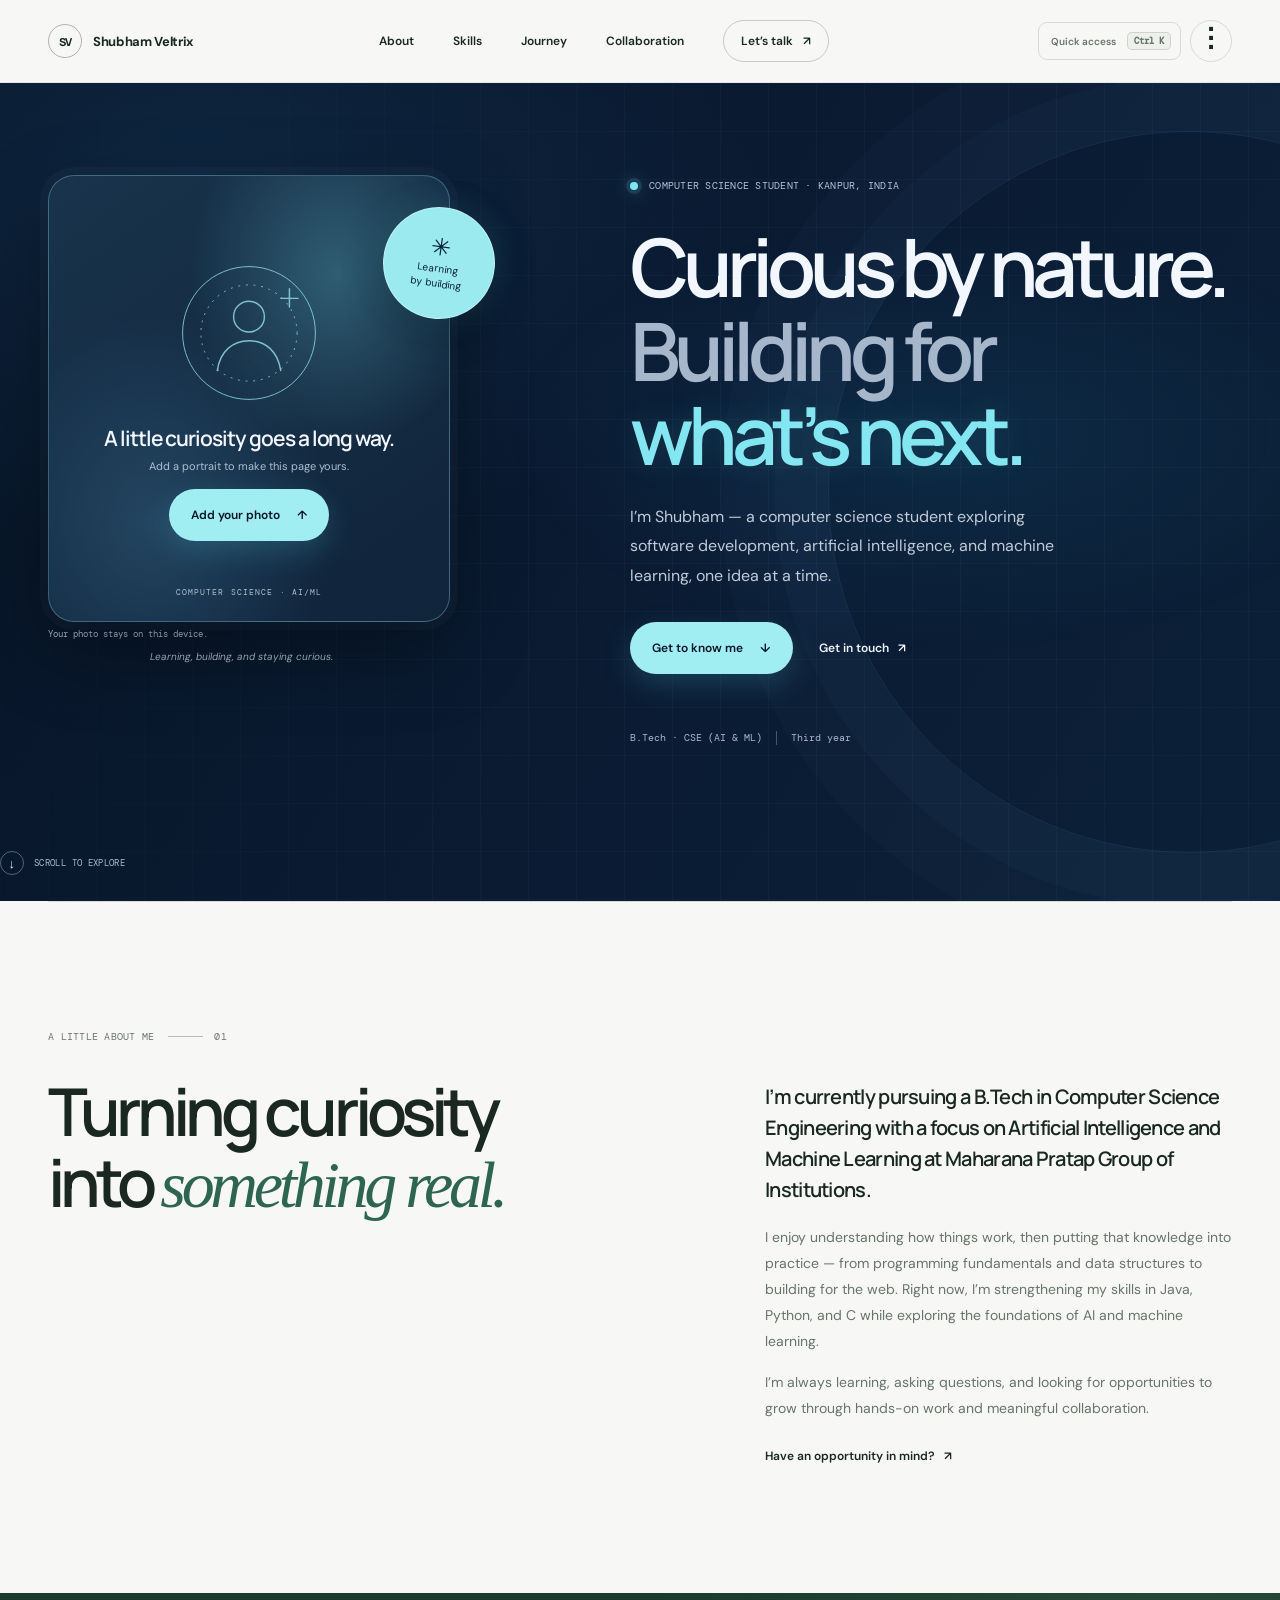
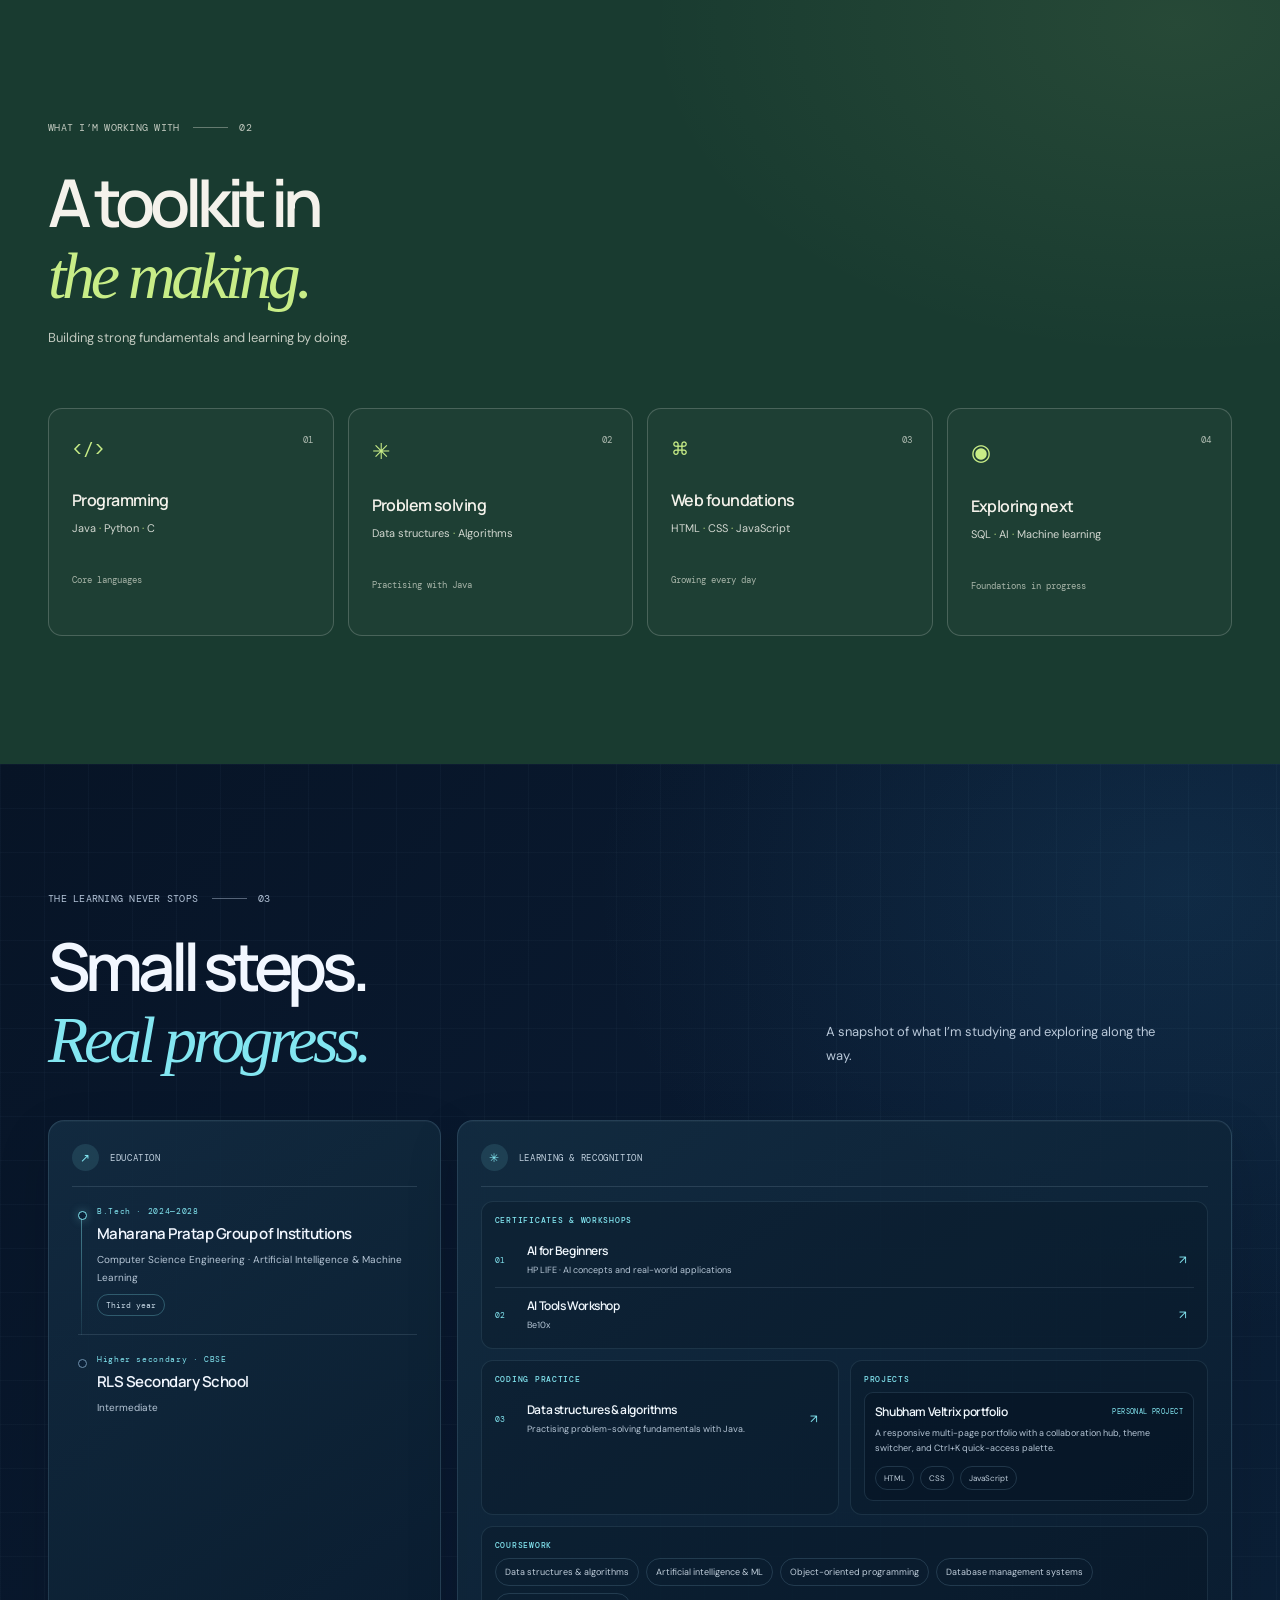
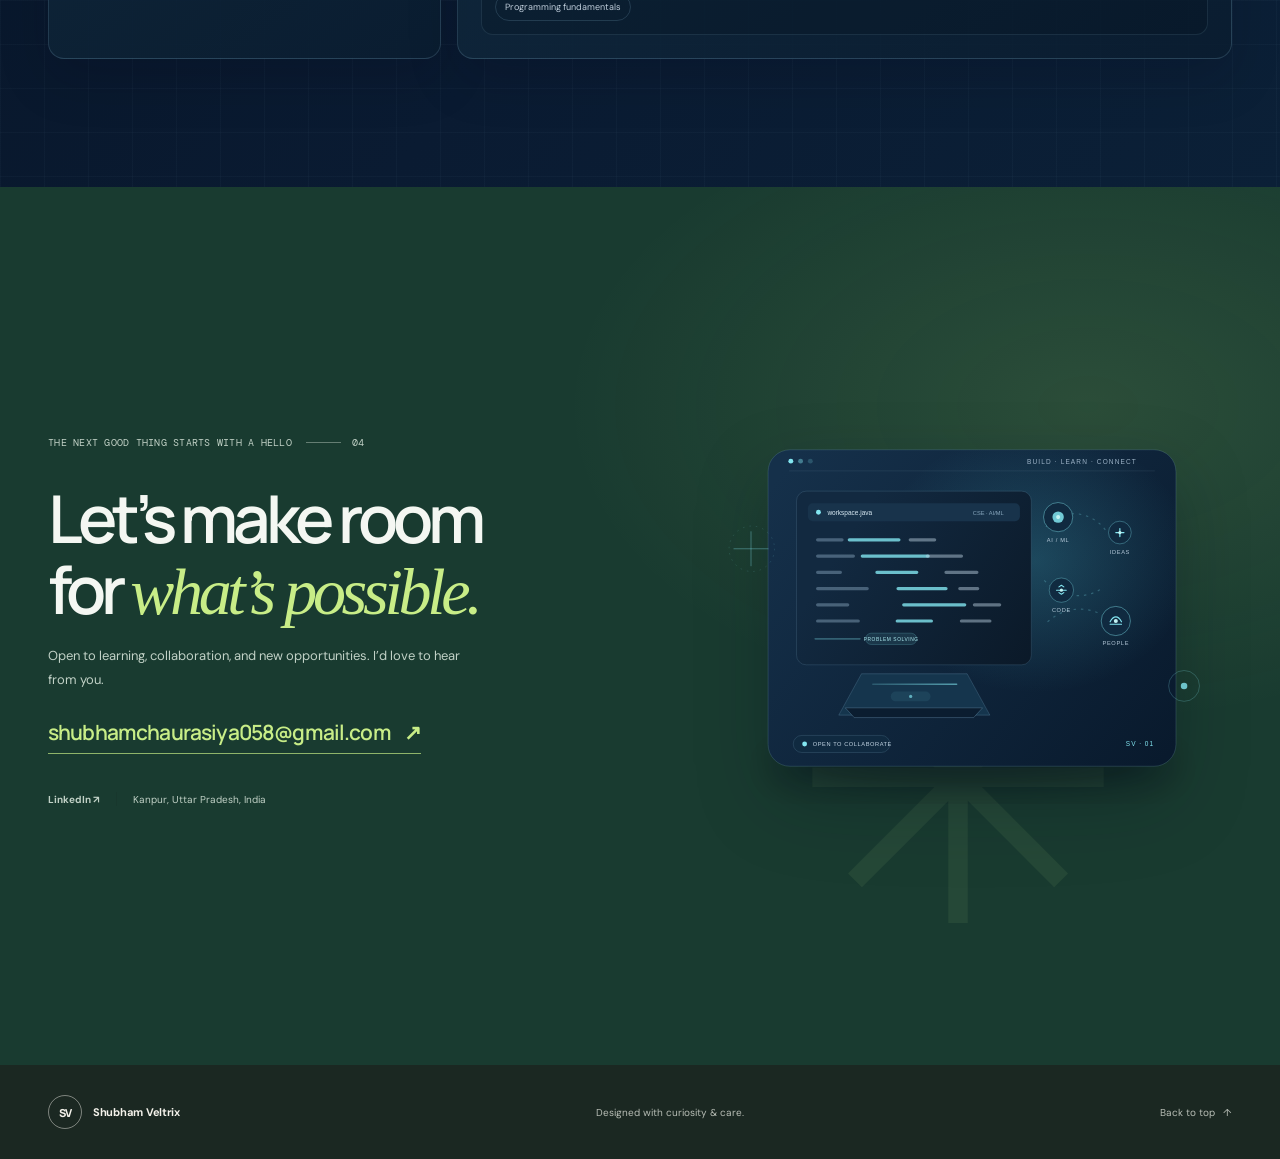
<file: index.html>
<!doctype html>
<html lang="en">
  <head>
    <meta charset="utf-8">
    <meta name="viewport" content="width=device-width, initial-scale=1">
    <meta
      name="description"
      content="Shubham Veltrix is a computer science student exploring software development, AI, and machine learning."
    >
    <meta name="theme-color" content="#f7f8f5">
    <meta property="og:type" content="website">
    <meta property="og:title" content="Shubham Veltrix — Computer Science Student">
    <meta
      property="og:description"
      content="A computer science student exploring software development, artificial intelligence, and machine learning."
    >
    <title>Shubham Veltrix | Computer Science &amp; AI/ML</title>
    <link rel="icon" href="assets/favicon.svg" type="image/svg+xml">
    <link rel="preconnect" href="https://fonts.googleapis.com">
    <link rel="preconnect" href="https://fonts.gstatic.com" crossorigin>
    <link
      href="https://fonts.googleapis.com/css2?family=DM+Mono:wght@400;500&family=DM+Sans:wght@400;500;600;700&family=Manrope:wght@400;500;600;700;800&display=swap"
      rel="stylesheet"
    >
    <link rel="stylesheet" href="styles.css">
    <script src="script.js" defer></script>
  </head>
  <body>
    <a class="skip-link" href="#main">Skip to content</a>

    <header class="site-header">
      <div class="header-inner">
        <a class="wordmark" href="#home" aria-label="Shubham Veltrix home">
          <span class="wordmark-mark">SV</span>
          <span>Shubham Veltrix</span>
        </a>
        <nav class="site-nav" id="site-nav" aria-label="Main navigation">
          <a href="#about">About</a>
          <a href="#skills">Skills</a>
          <a href="#journey">Journey</a>
          <a href="collaboration.html">Collaboration</a>
          <a class="nav-contact" href="#contact">Let’s talk <span aria-hidden="true">↗</span></a>
        </nav>
        <div class="header-actions">
          <button class="command-toggle" type="button" aria-label="Open command menu, Ctrl plus K">
            <span class="command-toggle-label">Quick access</span>
            <kbd>Ctrl K</kbd>
          </button>
          <button
            class="menu-toggle"
            type="button"
            aria-expanded="false"
            aria-controls="site-nav"
            aria-label="Open navigation"
          >
            <span></span>
            <span></span>
          </button>
          <button
            class="more-toggle"
            type="button"
            aria-expanded="false"
            aria-controls="more-menu"
            aria-label="Open quick links"
          >
            <span aria-hidden="true">⋮</span>
          </button>
          <nav class="more-menu" id="more-menu" aria-label="Quick links" hidden>
            <a class="more-menu-link" href="#about">About me <span aria-hidden="true">↗</span></a>
            <a class="more-menu-link" href="collaboration.html">Collaboration hub <span aria-hidden="true">↗</span></a>
            <span class="more-menu-link is-unavailable" aria-disabled="true">Resume / CV <span>Coming soon</span></span>
            <button class="more-menu-link appearance-toggle" type="button" aria-pressed="false">
              <span>Appearance</span>
              <span class="appearance-value">Light</span>
            </button>
            <span class="more-menu-link is-unavailable" aria-disabled="true">GitHub <span>Coming soon</span></span>
            <a
              class="more-menu-link"
              href="https://www.linkedin.com/in/shubham-chaurasiya-15685a36"
              target="_blank"
              rel="noopener noreferrer"
            >LinkedIn <span aria-hidden="true">↗</span></a>
            <a class="more-menu-link" href="mailto:shubhamchaurasiya058@gmail.com">Contact me <span aria-hidden="true">↗</span></a>
            <button class="more-menu-link credits-toggle" type="button">About this website <span aria-hidden="true">↗</span></button>
            <span class="more-menu-version">Version <span>v1.0</span></span>
          </nav>
        </div>
      </div>
    </header>

    <dialog class="command-dialog" aria-labelledby="command-title">
      <div class="command-dialog-inner">
        <div class="command-dialog-heading">
          <div>
            <p class="eyebrow">Navigate and take action</p>
            <h2 id="command-title">Quick access</h2>
          </div>
          <button class="command-close" type="button" aria-label="Close quick access">×</button>
        </div>
        <label class="command-search-wrap">
          <span aria-hidden="true">⌕</span>
          <input
            class="command-search"
            type="search"
            placeholder="Search pages and actions..."
            autocomplete="off"
            aria-label="Search pages and actions"
            aria-controls="command-list"
          >
          <kbd>ESC</kbd>
        </label>
        <div class="command-list" id="command-list" role="listbox" aria-label="Pages and actions">
          <a class="command-item" role="option" aria-selected="false" tabindex="-1" href="index.html#home" data-search="home portfolio start">
            <span class="command-item-icon" aria-hidden="true">⌂</span><span class="command-item-copy"><strong>Home</strong><small>Portfolio landing page</small></span><kbd>↵</kbd>
          </a>
          <a class="command-item" role="option" aria-selected="false" tabindex="-1" href="index.html#about" data-search="about me profile">
            <span class="command-item-icon" aria-hidden="true">◉</span><span class="command-item-copy"><strong>About me</strong><small>Background and interests</small></span><kbd>↵</kbd>
          </a>
          <a class="command-item" role="option" aria-selected="false" tabindex="-1" href="index.html#skills" data-search="skills toolkit programming">
            <span class="command-item-icon" aria-hidden="true">&lt;/&gt;</span><span class="command-item-copy"><strong>Skills</strong><small>Tools and technologies</small></span><kbd>↵</kbd>
          </a>
          <a class="command-item" role="option" aria-selected="false" tabindex="-1" href="index.html#journey" data-search="journey education learning">
            <span class="command-item-icon" aria-hidden="true">↗</span><span class="command-item-copy"><strong>Journey</strong><small>Education and learning</small></span><kbd>↵</kbd>
          </a>
          <a class="command-item" role="option" aria-selected="false" tabindex="-1" href="collaboration.html" data-search="collaboration hub internship project open source opportunities">
            <span class="command-item-icon" aria-hidden="true">✳</span><span class="command-item-copy"><strong>Collaboration Hub</strong><small>Internships, projects, and open source</small></span><kbd>↵</kbd>
          </a>
          <a class="command-item" role="option" aria-selected="false" tabindex="-1" href="index.html#contact" data-search="contact email get in touch">
            <span class="command-item-icon" aria-hidden="true">@</span><span class="command-item-copy"><strong>Contact</strong><small>Get in touch by email</small></span><kbd>↵</kbd>
          </a>
          <button class="command-item command-appearance" role="option" aria-selected="false" tabindex="-1" type="button" data-search="appearance theme light dark">
            <span class="command-item-icon" aria-hidden="true">◐</span><span class="command-item-copy"><strong>Toggle appearance</strong><small>Switch between light and dark</small></span><kbd>↵</kbd>
          </button>
          <a class="command-item" role="option" aria-selected="false" tabindex="-1" href="https://www.linkedin.com/in/shubham-chaurasiya-15685a36" target="_blank" rel="noopener noreferrer" data-search="linkedin social profile">
            <span class="command-item-icon" aria-hidden="true">in</span><span class="command-item-copy"><strong>LinkedIn</strong><small>Open professional profile</small></span><kbd>↵</kbd>
          </a>
        </div>
        <p class="command-empty" role="status" hidden>No matching pages or actions.</p>
        <div class="command-dialog-footer"><span><kbd>↑</kbd> <kbd>↓</kbd> to navigate</span><span><kbd>↵</kbd> to select</span><span><kbd>ESC</kbd> to close</span></div>
      </div>
    </dialog>

    <main id="main">
      <section class="hero section-wrap" id="home" aria-labelledby="hero-title">
        <div class="hero-visual">
          <div class="portrait-frame">
            <img class="portrait" alt="Profile photo of Shubham Veltrix" hidden>
            <div class="portrait-placeholder" id="portrait-placeholder">
              <svg class="portrait-placeholder-art" viewBox="0 0 160 160" fill="none" aria-hidden="true">
                <circle cx="80" cy="80" r="69" stroke="currentColor" stroke-width="1"/>
                <circle cx="80" cy="80" r="50" stroke="currentColor" stroke-width="1" stroke-dasharray="2 6"/>
                <circle cx="80" cy="63" r="16" stroke="currentColor" stroke-width="1.5"/>
                <path d="M47 119c3-20 16-31 33-31s30 11 33 31" stroke="currentColor" stroke-width="1.5" stroke-linecap="round"/>
                <path d="M122 34v19m-9-9h18" stroke="currentColor" stroke-width="1.5" stroke-linecap="round"/>
              </svg>
              <p class="portrait-prompt">A little curiosity goes a long way.</p>
              <p class="portrait-hint">Add a portrait to make this page yours.</p>
              <label class="button button-dark photo-picker" for="photo-upload">
                Add your photo <span aria-hidden="true">↑</span>
              </label>
              <input
                class="visually-hidden"
                id="photo-upload"
                type="file"
                accept="image/jpeg,image/png,image/webp"
                aria-label="Choose your profile photo"
                aria-describedby="photo-status"
              >
              <span class="portrait-index" aria-hidden="true">COMPUTER SCIENCE · AI/ML</span>
            </div>
          </div>
          <div class="photo-controls" id="photo-controls" hidden>
            <label class="text-link photo-change" for="photo-upload">Choose a different photo <span aria-hidden="true">↗</span></label>
            <button class="text-link photo-remove" id="photo-remove" type="button">Remove photo <span aria-hidden="true">×</span></button>
          </div>
          <p class="photo-status" id="photo-status" role="status" aria-live="polite">Your photo stays on this device.</p>
          <div class="orbit-note" aria-hidden="true">
            <span class="orbit-star">✳</span>
            <span>Learning<br>by building</span>
          </div>
          <span class="visual-caption" id="photo-caption">Learning, building, and staying curious.</span>
        </div>

        <div class="hero-copy">
          <p class="eyebrow"><span class="status-dot"></span> Computer science student · Kanpur, India</p>
          <h1 id="hero-title">Curious by nature.<br><span>Building for</span><br><span class="accent-word">what’s next.</span></h1>
          <p class="hero-intro">
            I’m Shubham — a computer science student exploring software development,
            artificial intelligence, and machine learning, one idea at a time.
          </p>
          <div class="hero-actions">
            <a class="button button-dark" href="#about">Get to know me <span aria-hidden="true">↓</span></a>
            <a class="text-link" href="mailto:shubhamchaurasiya058@gmail.com">Get in touch <span aria-hidden="true">↗</span></a>
          </div>
          <div class="hero-meta">
            <span>B.Tech · CSE (AI &amp; ML)</span>
            <span class="meta-divider" aria-hidden="true"></span>
            <span>Third year</span>
          </div>
        </div>

        <a class="scroll-cue" href="#about"><span aria-hidden="true">↓</span> Scroll to explore</a>
      </section>

      <section class="about section-wrap section-pad" id="about" aria-labelledby="about-title">
        <div class="section-heading reveal">
          <p class="eyebrow">A little about me <span class="eyebrow-line"></span> 01</p>
          <h2 id="about-title">Turning curiosity<br>into <span class="serif-accent">something real.</span></h2>
        </div>
        <div class="about-content reveal">
          <p class="about-lead">
            I’m currently pursuing a B.Tech in Computer Science Engineering with a
            focus on Artificial Intelligence and Machine Learning at Maharana Pratap
            Group of Institutions.
          </p>
          <p class="body-copy">
            I enjoy understanding how things work, then putting that knowledge into
            practice — from programming fundamentals and data structures to building
            for the web. Right now, I’m strengthening my skills in Java, Python, and C
            while exploring the foundations of AI and machine learning.
          </p>
          <p class="body-copy">
            I’m always learning, asking questions, and looking for opportunities to
            grow through hands-on work and meaningful collaboration.
          </p>
          <a class="text-link about-link" href="mailto:shubhamchaurasiya058@gmail.com">
            Have an opportunity in mind? <span aria-hidden="true">↗</span>
          </a>
        </div>
      </section>

      <section class="skills section-pad" id="skills" aria-labelledby="skills-title">
        <div class="section-wrap">
          <div class="section-heading section-heading-light reveal">
            <p class="eyebrow">What I’m working with <span class="eyebrow-line"></span> 02</p>
            <h2 id="skills-title">A toolkit in<br><span class="serif-accent">the making.</span></h2>
            <p class="section-intro">Building strong fundamentals and learning by doing.</p>
          </div>

          <div class="skill-grid">
            <article class="skill-card reveal">
              <span class="card-number">01</span>
              <span class="skill-icon" aria-hidden="true">&lt;/&gt;</span>
              <h3>Programming</h3>
              <p>Java <span>·</span> Python <span>·</span> C</p>
              <span class="skill-note">Core languages</span>
            </article>
            <article class="skill-card reveal">
              <span class="card-number">02</span>
              <span class="skill-icon skill-icon-asterisk" aria-hidden="true">✳</span>
              <h3>Problem solving</h3>
              <p>Data structures <span>·</span> Algorithms</p>
              <span class="skill-note">Practising with Java</span>
            </article>
            <article class="skill-card reveal">
              <span class="card-number">03</span>
              <span class="skill-icon" aria-hidden="true">⌘</span>
              <h3>Web foundations</h3>
              <p>HTML <span>·</span> CSS <span>·</span> JavaScript</p>
              <span class="skill-note">Growing every day</span>
            </article>
            <article class="skill-card reveal">
              <span class="card-number">04</span>
              <span class="skill-icon skill-icon-database" aria-hidden="true">◉</span>
              <h3>Exploring next</h3>
              <p>SQL <span>·</span> AI <span>·</span> Machine learning</p>
              <span class="skill-note">Foundations in progress</span>
            </article>
          </div>
        </div>
      </section>

      <section class="journey section-pad" id="journey" aria-labelledby="journey-title">
        <div class="journey-inner section-wrap">
          <div class="section-heading journey-heading reveal">
            <div>
              <p class="eyebrow">The learning never stops <span class="eyebrow-line"></span> 03</p>
              <h2 id="journey-title">Small steps.<br><span class="serif-accent">Real progress.</span></h2>
            </div>
            <p class="section-intro">A snapshot of what I’m studying and exploring along the way.</p>
          </div>

          <div class="journey-content">
          <article class="journey-block education-block reveal">
            <div class="block-label">
              <span class="label-icon" aria-hidden="true">↗</span>
              <span>Education</span>
            </div>
            <div class="journey-detail">
              <p class="detail-kicker">B.Tech · 2024—2028</p>
              <h3>Maharana Pratap Group of Institutions</h3>
              <p>Computer Science Engineering · Artificial Intelligence &amp; Machine Learning</p>
              <span class="detail-tag">Third year</span>
            </div>
            <div class="journey-detail secondary-detail">
              <p class="detail-kicker">Higher secondary · CBSE</p>
              <h3>RLS Secondary School</h3>
              <p>Intermediate</p>
            </div>
          </article>

          <article class="journey-block learning-block reveal">
            <div class="block-label">
              <span class="label-icon" aria-hidden="true">✳</span>
              <span>Learning &amp; recognition</span>
            </div>
            <div class="learning-list">
              <section class="learning-category" aria-labelledby="learning-courses-title">
                <h3 class="learning-category-title" id="learning-courses-title">Certificates &amp; workshops</h3>
                <div class="learning-item">
                  <span class="learning-index">01</span>
                  <div>
                    <h4>AI for Beginners</h4>
                    <p>HP LIFE · AI concepts and real-world applications</p>
                  </div>
                  <span class="learning-arrow" aria-hidden="true">↗</span>
                </div>
                <div class="learning-item">
                  <span class="learning-index">02</span>
                  <div>
                    <h4>AI Tools Workshop</h4>
                    <p>Be10x</p>
                  </div>
                  <span class="learning-arrow" aria-hidden="true">↗</span>
                </div>
              </section>
              <section class="learning-category" aria-labelledby="coding-practice-title">
                <h3 class="learning-category-title" id="coding-practice-title">Coding practice</h3>
                <div class="learning-item learning-summary">
                  <span class="learning-index">03</span>
                  <div>
                    <h4>Data structures &amp; algorithms</h4>
                    <p>Practising problem-solving fundamentals with Java.</p>
                  </div>
                  <span class="learning-arrow" aria-hidden="true">↗</span>
                </div>
              </section>
              <section class="learning-category learning-projects" aria-labelledby="learning-projects-title">
                <h3 class="learning-category-title" id="learning-projects-title">Projects</h3>
                <article class="learning-project">
                  <div class="learning-project-heading">
                    <h4>Shubham Veltrix portfolio</h4>
                    <span>PERSONAL PROJECT</span>
                  </div>
                  <p>A responsive multi-page portfolio with a collaboration hub, theme switcher, and Ctrl+K quick-access palette.</p>
                  <div class="course-tags">
                    <span>HTML</span>
                    <span>CSS</span>
                    <span>JavaScript</span>
                  </div>
                </article>
              </section>
              <section class="learning-category coursework">
                <h3 class="learning-category-title">Coursework</h3>
                <div class="course-tags">
                  <span>Data structures &amp; algorithms</span>
                  <span>Artificial intelligence &amp; ML</span>
                  <span>Object-oriented programming</span>
                  <span>Database management systems</span>
                  <span>Programming fundamentals</span>
                </div>
              </section>
            </div>
          </article>
        </div>
      </section>

      <section class="contact section-pad" id="contact" aria-labelledby="contact-title">
        <div class="contact-inner section-wrap reveal">
          <div class="contact-copy-block">
            <p class="eyebrow">The next good thing starts with a hello <span class="eyebrow-line"></span> 04</p>
            <h2 id="contact-title">Let’s make room<br>for <span class="serif-accent">what’s possible.</span></h2>
            <p class="contact-copy">Open to learning, collaboration, and new opportunities. I’d love to hear from you.</p>
            <a class="contact-email" href="mailto:shubhamchaurasiya058@gmail.com">
              shubhamchaurasiya058@gmail.com <span aria-hidden="true">↗</span>
            </a>
            <div class="contact-socials">
              <a
                href="https://www.linkedin.com/in/shubham-chaurasiya-15685a36"
                target="_blank"
                rel="noopener noreferrer"
              >LinkedIn <span aria-hidden="true">↗</span></a>
              <span class="social-divider" aria-hidden="true"></span>
              <span>Kanpur, Uttar Pradesh, India</span>
            </div>
          </div>
          <figure class="contact-visual">
            <img
              src="assets/contact-workspace.svg"
              alt="Illustration of a software workspace with code, AI connections, and collaboration signals"
              width="640"
              height="520"
              loading="lazy"
            >
          </figure>
          <span class="contact-spark" aria-hidden="true">✳</span>
        </div>
      </section>
    </main>

    <footer class="site-footer">
      <div class="footer-inner section-wrap">
        <a class="wordmark footer-wordmark" href="#home">
          <span class="wordmark-mark">SV</span>
          <span>Shubham Veltrix</span>
        </a>
        <p>Designed with curiosity &amp; care.</p>
        <a class="back-top" href="#home">Back to top <span aria-hidden="true">↑</span></a>
      </div>
    </footer>
    <dialog class="credits-dialog" aria-labelledby="credits-title">
      <div class="credits-dialog-inner">
        <button class="credits-close" type="button" aria-label="Close website information">×</button>
        <p class="eyebrow">A little behind the scenes</p>
        <h2 id="credits-title">About this website</h2>
        <p>A personal portfolio for Shubham Veltrix, built with HTML, CSS, and JavaScript.</p>
        <p class="credits-version">Version v1.0</p>
      </div>
    </dialog>
  </body>
</html>
</file>
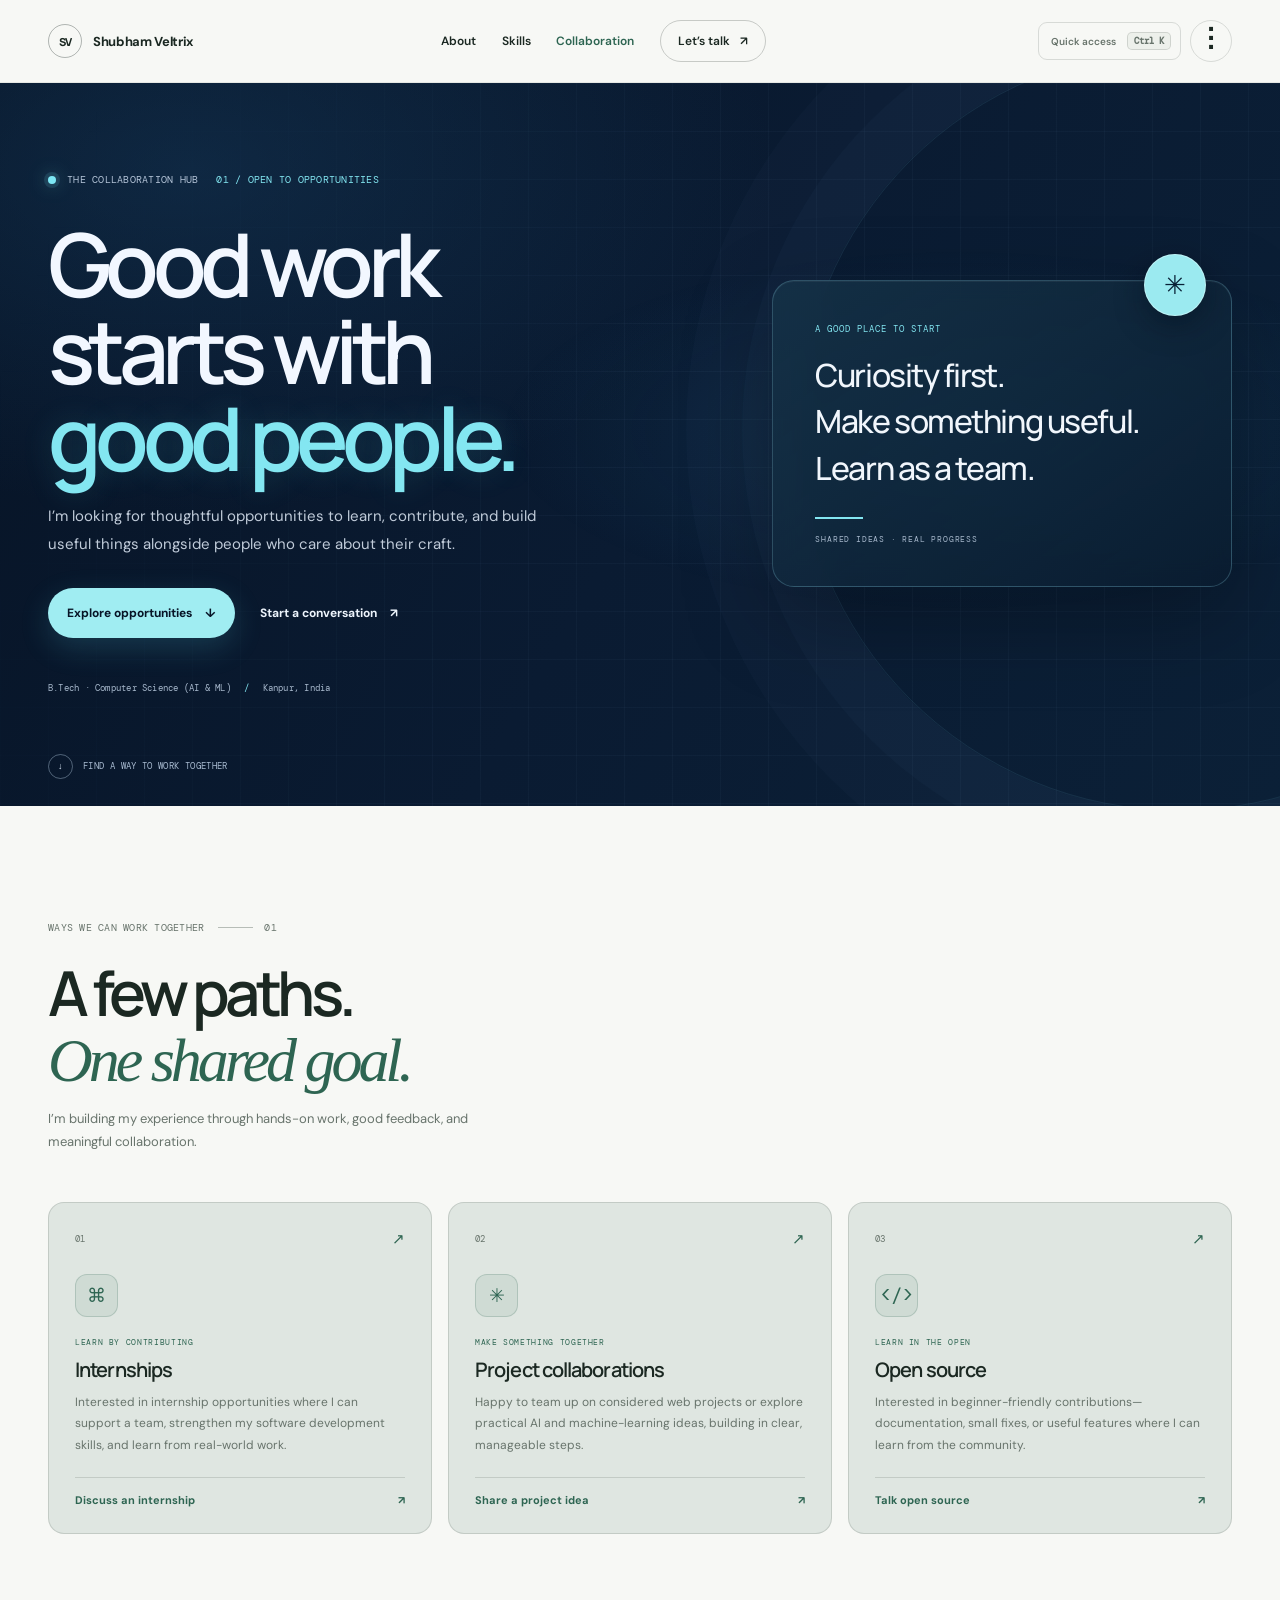
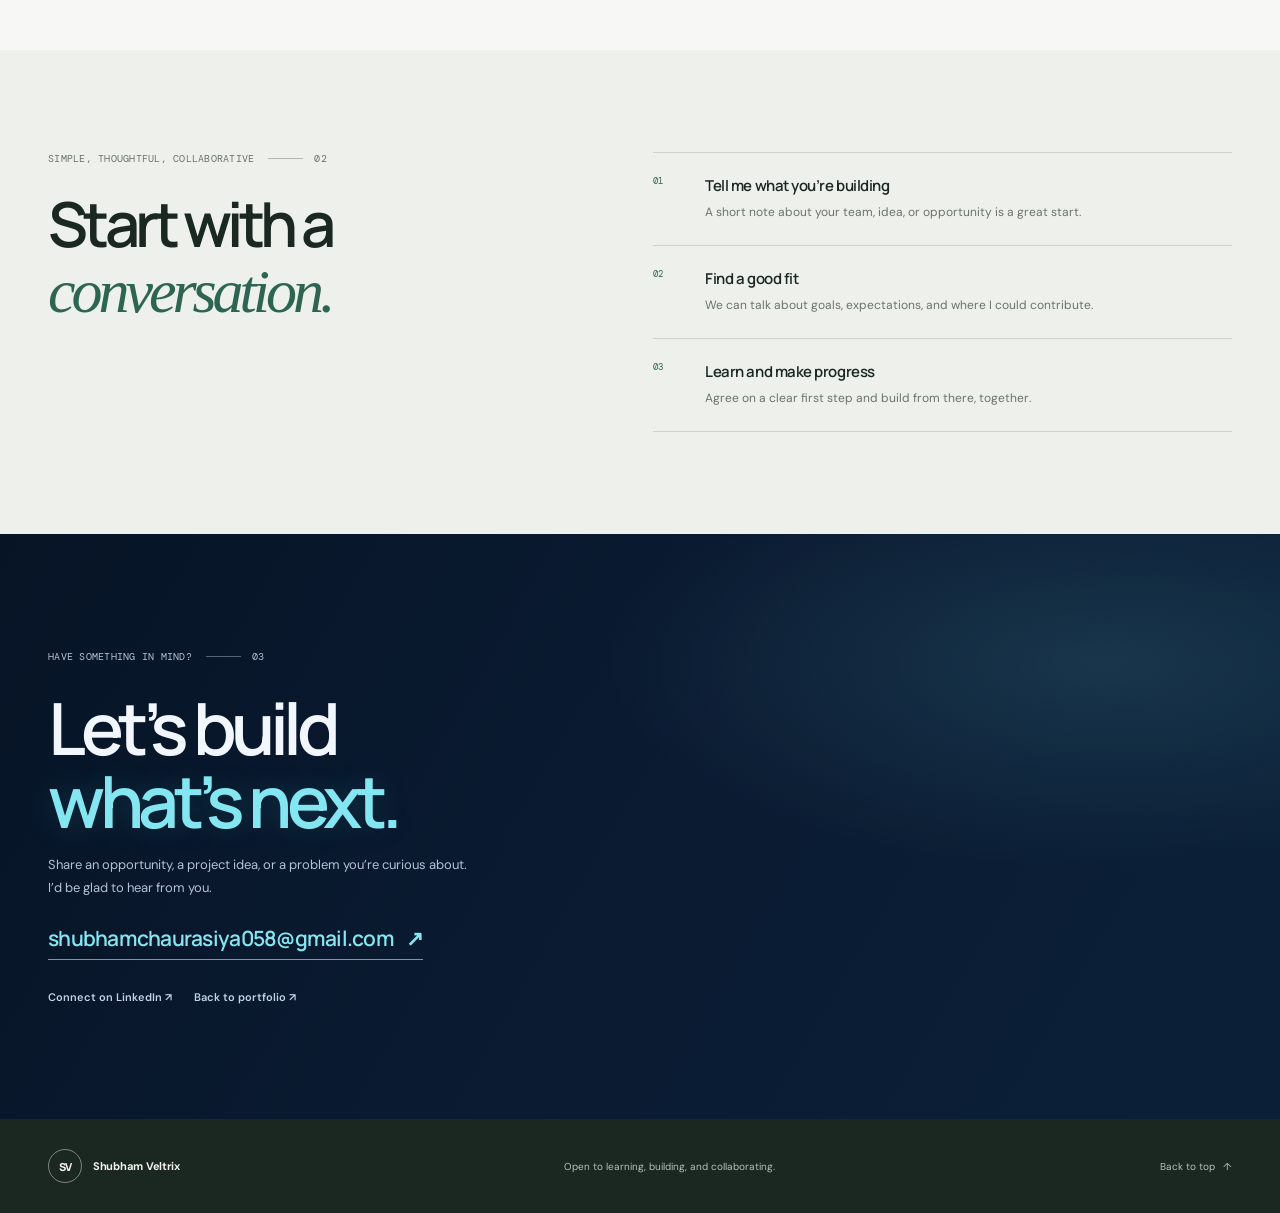
<file: collaboration.html>
<!doctype html>
<html lang="en">
  <head>
    <meta charset="utf-8">
    <meta name="viewport" content="width=device-width, initial-scale=1">
    <meta
      name="description"
      content="Explore internship, project collaboration, and open-source opportunities with Shubham Veltrix."
    >
    <meta name="theme-color" content="#071426">
    <meta property="og:type" content="website">
    <meta property="og:title" content="Collaboration Hub | Shubham Veltrix">
    <meta
      property="og:description"
      content="Open to thoughtful internships, collaborative projects, and open-source contributions."
    >
    <title>Collaboration Hub | Shubham Veltrix</title>
    <link rel="icon" href="assets/favicon.svg" type="image/svg+xml">
    <link rel="preconnect" href="https://fonts.googleapis.com">
    <link rel="preconnect" href="https://fonts.gstatic.com" crossorigin>
    <link
      href="https://fonts.googleapis.com/css2?family=DM+Mono:wght@400;500&family=DM+Sans:wght@400;500;600;700&family=Manrope:wght@400;500;600;700;800&display=swap"
      rel="stylesheet"
    >
    <link rel="stylesheet" href="styles.css">
    <script src="script.js" defer></script>
  </head>
  <body class="collaboration-page">
    <a class="skip-link" href="#main">Skip to content</a>

    <header class="site-header">
      <div class="header-inner">
        <a class="wordmark" href="index.html#home" aria-label="Shubham Veltrix home">
          <span class="wordmark-mark">SV</span>
          <span>Shubham Veltrix</span>
        </a>
        <nav class="site-nav" id="site-nav" aria-label="Main navigation">
          <a href="index.html#about">About</a>
          <a href="index.html#skills">Skills</a>
          <a class="nav-current" href="collaboration.html" aria-current="page">Collaboration</a>
          <a class="nav-contact" href="#contact">Let’s talk <span aria-hidden="true">↗</span></a>
        </nav>
        <div class="header-actions">
          <button class="command-toggle" type="button" aria-label="Open command menu, Ctrl plus K">
            <span class="command-toggle-label">Quick access</span>
            <kbd>Ctrl K</kbd>
          </button>
          <button
            class="menu-toggle"
            type="button"
            aria-expanded="false"
            aria-controls="site-nav"
            aria-label="Open navigation"
          >
            <span></span>
            <span></span>
          </button>
          <button
            class="more-toggle"
            type="button"
            aria-expanded="false"
            aria-controls="more-menu"
            aria-label="Open quick links"
          >
            <span aria-hidden="true">⋮</span>
          </button>
          <nav class="more-menu" id="more-menu" aria-label="Quick links" hidden>
            <a class="more-menu-link" href="index.html#about">About me <span aria-hidden="true">↗</span></a>
            <a class="more-menu-link" href="collaboration.html" aria-current="page">Collaboration hub <span aria-hidden="true">↗</span></a>
            <span class="more-menu-link is-unavailable" aria-disabled="true">Resume / CV <span>Coming soon</span></span>
            <button class="more-menu-link appearance-toggle" type="button" aria-pressed="false">
              <span>Appearance</span>
              <span class="appearance-value">Light</span>
            </button>
            <span class="more-menu-link is-unavailable" aria-disabled="true">GitHub <span>Coming soon</span></span>
            <a
              class="more-menu-link"
              href="https://www.linkedin.com/in/shubham-chaurasiya-15685a36"
              target="_blank"
              rel="noopener noreferrer"
            >LinkedIn <span aria-hidden="true">↗</span></a>
            <a class="more-menu-link" href="mailto:shubhamchaurasiya058@gmail.com">Contact me <span aria-hidden="true">↗</span></a>
            <button class="more-menu-link credits-toggle" type="button">About this website <span aria-hidden="true">↗</span></button>
            <span class="more-menu-version">Version <span>v1.0</span></span>
          </nav>
        </div>
      </div>
    </header>

    <dialog class="command-dialog" aria-labelledby="command-title">
      <div class="command-dialog-inner">
        <div class="command-dialog-heading">
          <div>
            <p class="eyebrow">Navigate and take action</p>
            <h2 id="command-title">Quick access</h2>
          </div>
          <button class="command-close" type="button" aria-label="Close quick access">×</button>
        </div>
        <label class="command-search-wrap">
          <span aria-hidden="true">⌕</span>
          <input
            class="command-search"
            type="search"
            placeholder="Search pages and actions..."
            autocomplete="off"
            aria-label="Search pages and actions"
            aria-controls="command-list"
          >
          <kbd>ESC</kbd>
        </label>
        <div class="command-list" id="command-list" role="listbox" aria-label="Pages and actions">
          <a class="command-item" role="option" aria-selected="false" tabindex="-1" href="index.html#home" data-search="home portfolio start">
            <span class="command-item-icon" aria-hidden="true">⌂</span><span class="command-item-copy"><strong>Home</strong><small>Portfolio landing page</small></span><kbd>↵</kbd>
          </a>
          <a class="command-item" role="option" aria-selected="false" tabindex="-1" href="index.html#about" data-search="about me profile">
            <span class="command-item-icon" aria-hidden="true">◉</span><span class="command-item-copy"><strong>About me</strong><small>Background and interests</small></span><kbd>↵</kbd>
          </a>
          <a class="command-item" role="option" aria-selected="false" tabindex="-1" href="index.html#skills" data-search="skills toolkit programming">
            <span class="command-item-icon" aria-hidden="true">&lt;/&gt;</span><span class="command-item-copy"><strong>Skills</strong><small>Tools and technologies</small></span><kbd>↵</kbd>
          </a>
          <a class="command-item" role="option" aria-selected="false" tabindex="-1" href="index.html#journey" data-search="journey education learning">
            <span class="command-item-icon" aria-hidden="true">↗</span><span class="command-item-copy"><strong>Journey</strong><small>Education and learning</small></span><kbd>↵</kbd>
          </a>
          <a class="command-item" role="option" aria-selected="false" tabindex="-1" href="collaboration.html" data-search="collaboration hub internship project open source opportunities">
            <span class="command-item-icon" aria-hidden="true">✳</span><span class="command-item-copy"><strong>Collaboration Hub</strong><small>Internships, projects, and open source</small></span><kbd>↵</kbd>
          </a>
          <a class="command-item" role="option" aria-selected="false" tabindex="-1" href="index.html#contact" data-search="contact email get in touch">
            <span class="command-item-icon" aria-hidden="true">@</span><span class="command-item-copy"><strong>Contact</strong><small>Get in touch by email</small></span><kbd>↵</kbd>
          </a>
          <button class="command-item command-appearance" role="option" aria-selected="false" tabindex="-1" type="button" data-search="appearance theme light dark">
            <span class="command-item-icon" aria-hidden="true">◐</span><span class="command-item-copy"><strong>Toggle appearance</strong><small>Switch between light and dark</small></span><kbd>↵</kbd>
          </button>
          <a class="command-item" role="option" aria-selected="false" tabindex="-1" href="https://www.linkedin.com/in/shubham-chaurasiya-15685a36" target="_blank" rel="noopener noreferrer" data-search="linkedin social profile">
            <span class="command-item-icon" aria-hidden="true">in</span><span class="command-item-copy"><strong>LinkedIn</strong><small>Open professional profile</small></span><kbd>↵</kbd>
          </a>
        </div>
        <p class="command-empty" role="status" hidden>No matching pages or actions.</p>
        <div class="command-dialog-footer"><span><kbd>↑</kbd> <kbd>↓</kbd> to navigate</span><span><kbd>↵</kbd> to select</span><span><kbd>ESC</kbd> to close</span></div>
      </div>
    </dialog>

    <main id="main">
      <section class="collab-hero" aria-labelledby="collab-title">
        <div class="collab-hero-inner section-wrap">
          <div class="collab-hero-copy">
            <p class="eyebrow"><span class="status-dot"></span> The collaboration hub <span class="collab-hero-index">01 / OPEN TO OPPORTUNITIES</span></p>
            <h1 id="collab-title">Good work<br>starts with<br><span>good people.</span></h1>
            <p class="collab-hero-intro">
              I’m looking for thoughtful opportunities to learn, contribute, and build
              useful things alongside people who care about their craft.
            </p>
            <div class="collab-hero-actions">
              <a class="collab-primary-link" href="#opportunities">Explore opportunities <span aria-hidden="true">↓</span></a>
              <a class="collab-secondary-link" href="mailto:shubhamchaurasiya058@gmail.com?subject=Let%E2%80%99s%20collaborate">Start a conversation <span aria-hidden="true">↗</span></a>
            </div>
            <p class="collab-location">B.Tech · Computer Science (AI &amp; ML) <span aria-hidden="true">/</span> Kanpur, India</p>
          </div>
          <aside class="collab-hero-note" aria-label="Collaboration values">
            <span class="collab-note-orbit" aria-hidden="true">✳</span>
            <p class="collab-note-label">A good place to start</p>
            <p>Curiosity first.<br>Make something useful.<br>Learn as a team.</p>
            <span class="collab-note-line" aria-hidden="true"></span>
            <span class="collab-note-foot">SHARED IDEAS · REAL PROGRESS</span>
          </aside>
          <a class="collab-scroll" href="#opportunities"><span aria-hidden="true">↓</span> Find a way to work together</a>
        </div>
      </section>

      <section class="collab-opportunities section-wrap" id="opportunities" aria-labelledby="opportunities-title">
        <div class="collab-section-heading">
          <p class="eyebrow">Ways we can work together <span class="eyebrow-line"></span> 01</p>
          <h2 id="opportunities-title">A few paths.<br><span class="serif-accent">One shared goal.</span></h2>
          <p class="section-intro">I’m building my experience through hands-on work, good feedback, and meaningful collaboration.</p>
        </div>

        <div class="collab-opportunity-grid">
          <article class="collab-opportunity-card">
            <div class="collab-card-topline"><span>01</span><span aria-hidden="true">↗</span></div>
            <span class="collab-card-icon" aria-hidden="true">⌘</span>
            <p class="collab-card-kicker">LEARN BY CONTRIBUTING</p>
            <h3>Internships</h3>
            <p class="collab-card-copy">Interested in internship opportunities where I can support a team, strengthen my software development skills, and learn from real-world work.</p>
            <a href="mailto:shubhamchaurasiya058@gmail.com?subject=Internship%20opportunity">Discuss an internship <span aria-hidden="true">↗</span></a>
          </article>

          <article class="collab-opportunity-card">
            <div class="collab-card-topline"><span>02</span><span aria-hidden="true">↗</span></div>
            <span class="collab-card-icon" aria-hidden="true">✳</span>
            <p class="collab-card-kicker">MAKE SOMETHING TOGETHER</p>
            <h3>Project collaborations</h3>
            <p class="collab-card-copy">Happy to team up on considered web projects or explore practical AI and machine-learning ideas, building in clear, manageable steps.</p>
            <a href="mailto:shubhamchaurasiya058@gmail.com?subject=Project%20collaboration">Share a project idea <span aria-hidden="true">↗</span></a>
          </article>

          <article class="collab-opportunity-card">
            <div class="collab-card-topline"><span>03</span><span aria-hidden="true">↗</span></div>
            <span class="collab-card-icon" aria-hidden="true">&lt;/&gt;</span>
            <p class="collab-card-kicker">LEARN IN THE OPEN</p>
            <h3>Open source</h3>
            <p class="collab-card-copy">Interested in beginner-friendly contributions—documentation, small fixes, or useful features where I can learn from the community.</p>
            <a href="mailto:shubhamchaurasiya058@gmail.com?subject=Open%20source%20contribution">Talk open source <span aria-hidden="true">↗</span></a>
          </article>
        </div>
      </section>

      <section class="collab-approach" aria-labelledby="approach-title">
        <div class="collab-approach-inner section-wrap">
          <div class="collab-section-heading">
            <p class="eyebrow">Simple, thoughtful, collaborative <span class="eyebrow-line"></span> 02</p>
            <h2 id="approach-title">Start with a<br><span class="serif-accent">conversation.</span></h2>
          </div>
          <div class="collab-steps">
            <article class="collab-step">
              <span>01</span>
              <div>
                <h3>Tell me what you’re building</h3>
                <p>A short note about your team, idea, or opportunity is a great start.</p>
              </div>
            </article>
            <article class="collab-step">
              <span>02</span>
              <div>
                <h3>Find a good fit</h3>
                <p>We can talk about goals, expectations, and where I could contribute.</p>
              </div>
            </article>
            <article class="collab-step">
              <span>03</span>
              <div>
                <h3>Learn and make progress</h3>
                <p>Agree on a clear first step and build from there, together.</p>
              </div>
            </article>
          </div>
        </div>
      </section>

      <section class="collab-contact" id="contact" aria-labelledby="collab-contact-title">
        <div class="collab-contact-inner section-wrap">
          <p class="eyebrow">Have something in mind? <span class="eyebrow-line"></span> 03</p>
          <h2 id="collab-contact-title">Let’s build<br><span>what’s next.</span></h2>
          <p>Share an opportunity, a project idea, or a problem you’re curious about. I’d be glad to hear from you.</p>
          <a href="mailto:shubhamchaurasiya058@gmail.com?subject=Let%E2%80%99s%20collaborate" class="collab-contact-email">
            shubhamchaurasiya058@gmail.com <span aria-hidden="true">↗</span>
          </a>
          <div class="collab-contact-links">
            <a href="https://www.linkedin.com/in/shubham-chaurasiya-15685a36" target="_blank" rel="noopener noreferrer">Connect on LinkedIn <span aria-hidden="true">↗</span></a>
            <a href="index.html">Back to portfolio <span aria-hidden="true">↗</span></a>
          </div>
        </div>
      </section>
    </main>

    <footer class="site-footer">
      <div class="footer-inner section-wrap">
        <a class="wordmark footer-wordmark" href="index.html#home">
          <span class="wordmark-mark">SV</span>
          <span>Shubham Veltrix</span>
        </a>
        <p>Open to learning, building, and collaborating.</p>
        <a class="back-top" href="#main">Back to top <span aria-hidden="true">↑</span></a>
      </div>
    </footer>

    <dialog class="credits-dialog" aria-labelledby="credits-title">
      <div class="credits-dialog-inner">
        <button class="credits-close" type="button" aria-label="Close website information">×</button>
        <p class="eyebrow">A little behind the scenes</p>
        <h2 id="credits-title">About this website</h2>
        <p>A personal portfolio for Shubham Veltrix, built with HTML, CSS, and JavaScript.</p>
        <p class="credits-version">Version v1.0</p>
      </div>
    </dialog>
  </body>
</html>
</file>
<file: styles.css>
:root {
  color-scheme: light;
  --paper: #f7f8f5;
  --paper-deep: #edf0eb;
  --ink: #1b2822;
  --muted: #68746c;
  --green: #2e6552;
  --green-dark: #193b30;
  --lime: #c8ed87;
  --line: rgba(27, 40, 34, 0.14);
  --sans: "DM Sans", sans-serif;
  --display: "Manrope", sans-serif;
  --mono: "DM Mono", monospace;
}

* {
  box-sizing: border-box;
}

html {
  scroll-behavior: smooth;
  scroll-padding-top: 88px;
}

body {
  margin: 0;
  background: var(--paper);
  color: var(--ink);
  font-family: var(--sans);
  -webkit-font-smoothing: antialiased;
}

body,
button,
a {
  -webkit-tap-highlight-color: transparent;
}

a {
  color: inherit;
  text-decoration: none;
}

button {
  font: inherit;
}

::selection {
  background: var(--lime);
  color: var(--ink);
}

.skip-link {
  position: fixed;
  z-index: 20;
  top: 12px;
  left: 12px;
  padding: 12px 16px;
  transform: translateY(-160%);
  background: var(--ink);
  color: white;
}

.skip-link:focus {
  transform: translateY(0);
}

.section-wrap {
  width: min(1160px, calc(100% - 96px));
  margin-inline: auto;
}

.section-pad {
  padding-block: 132px;
}

.site-header {
  position: sticky;
  z-index: 10;
  top: 0;
  border-bottom: 1px solid rgba(32, 37, 31, 0.09);
  background: rgba(245, 243, 237, 0.92);
  backdrop-filter: blur(16px);
}

.header-inner,
.site-nav,
.wordmark {
  display: flex;
  align-items: center;
}

.header-inner {
  width: min(1320px, calc(100% - 96px));
  height: 78px;
  margin-inline: auto;
  justify-content: space-between;
}

.wordmark {
  gap: 11px;
  font-size: 13px;
  font-weight: 700;
  letter-spacing: -0.025em;
}

.wordmark-mark {
  display: grid;
  width: 34px;
  height: 34px;
  place-items: center;
  border: 1px solid var(--ink);
  border-radius: 50%;
  font-family: var(--display);
  font-size: 11px;
  font-weight: 800;
  letter-spacing: -0.06em;
}

.site-nav {
  gap: 39px;
}

.site-nav a {
  font-size: 12px;
  font-weight: 600;
  transition: color 180ms ease;
}

.site-nav a:hover,
.text-link:hover,
.contact-socials a:hover {
  color: var(--green);
}

.site-nav .nav-contact {
  padding: 12px 17px;
  border: 1px solid var(--line);
  border-radius: 100px;
}

.nav-contact span {
  margin-left: 7px;
}

.menu-toggle {
  display: none;
}

.hero {
  position: relative;
  display: grid;
  min-height: 700px;
  grid-template-columns: 1.08fr 0.92fr;
  align-items: center;
  gap: 48px;
  padding-top: 74px;
  padding-bottom: 108px;
}

.hero-copy {
  position: relative;
  z-index: 1;
  padding-bottom: 36px;
}

.eyebrow {
  display: flex;
  align-items: center;
  gap: 11px;
  margin: 0;
  color: var(--muted);
  font-family: var(--mono);
  font-size: 10px;
  letter-spacing: 0.025em;
  text-transform: uppercase;
}

.status-dot {
  width: 8px;
  height: 8px;
  border-radius: 50%;
  background: #729e5a;
  box-shadow: 0 0 0 4px rgba(114, 158, 90, 0.13);
}

h1,
h2,
h3,
p {
  margin-top: 0;
}

.hero h1,
.section-heading h2,
.contact h2 {
  margin: 33px 0 25px;
  font-family: var(--display);
  font-weight: 600;
  letter-spacing: -0.075em;
}

.hero h1 {
  font-size: clamp(55px, 6vw, 82px);
  line-height: 1.01;
}

.hero h1 > span:not(.accent-word) {
  color: #85877d;
}

.accent-word {
  color: var(--green);
}

.hero-intro {
  max-width: 440px;
  margin-bottom: 31px;
  color: #5d625a;
  font-size: 15px;
  line-height: 1.8;
}

.hero-actions {
  display: flex;
  align-items: center;
  gap: 26px;
}

.button {
  display: inline-flex;
  min-height: 48px;
  align-items: center;
  gap: 17px;
  padding: 0 19px;
  border-radius: 100px;
  font-size: 12px;
  font-weight: 600;
  transition: transform 180ms ease, background 180ms ease;
}

.button:hover {
  transform: translateY(-2px);
}

.button-dark {
  background: var(--ink);
  color: white;
}

.button-dark:hover {
  background: var(--green-dark);
}

.text-link {
  display: inline-flex;
  align-items: center;
  gap: 9px;
  font-size: 12px;
  font-weight: 600;
  transition: color 180ms ease;
}

.hero-meta {
  display: flex;
  align-items: center;
  gap: 14px;
  margin-top: 57px;
  color: var(--muted);
  font-family: var(--mono);
  font-size: 10px;
}

.meta-divider,
.social-divider {
  width: 1px;
  height: 14px;
  background: var(--line);
}

.hero-visual {
  position: relative;
  justify-self: end;
  width: min(100%, 400px);
  padding: 12px 16px 0 0;
}

.portrait-frame {
  position: relative;
  overflow: hidden;
  width: 100%;
  aspect-ratio: 1;
  border: 1px solid rgba(52, 91, 78, 0.18);
  border-radius: 50%;
  background:
    radial-gradient(ellipse at 70% 25%, rgba(201, 237, 131, 0.27), transparent 35%),
    linear-gradient(155deg, #e8e7de, #dce2d7);
}

.portrait-frame::after {
  position: absolute;
  inset: 50% 0 0;
  background: linear-gradient(0deg, rgba(22, 30, 26, 0.42), transparent);
  content: "";
  pointer-events: none;
}

.portrait-frame:not(.has-photo)::after {
  display: none;
}

.portrait {
  display: block;
  width: 100%;
  height: 100%;
  object-fit: cover;
  object-position: center 30%;
  transition: transform 700ms cubic-bezier(0.2, 0.7, 0.2, 1);
}

.portrait[hidden] {
  display: none;
}

.portrait-frame:hover .portrait {
  transform: scale(1.035);
}

.portrait-placeholder {
  position: absolute;
  inset: 0;
  display: flex;
  flex-direction: column;
  align-items: center;
  justify-content: center;
  padding: 28px;
  text-align: center;
}

.portrait-placeholder[hidden] {
  display: none;
}

.portrait-placeholder-art {
  width: clamp(92px, 10vw, 124px);
  margin-bottom: 14px;
  color: var(--green);
  opacity: 0.78;
}

.portrait-prompt {
  margin-bottom: 5px;
  font-family: var(--display);
  font-size: clamp(15px, 1.5vw, 19px);
  font-weight: 600;
  letter-spacing: -0.05em;
}

.portrait-hint {
  max-width: 190px;
  margin-bottom: 13px;
  color: var(--muted);
  font-size: 10px;
  line-height: 1.7;
}

.portrait-frame.has-photo .portrait-placeholder {
  pointer-events: none;
}

.photo-picker {
  cursor: pointer;
}

.portrait-placeholder:focus-within .photo-picker {
  outline: 2px solid var(--green-dark);
  outline-offset: 4px;
}

.visually-hidden {
  position: absolute;
  overflow: hidden;
  width: 1px;
  height: 1px;
  padding: 0;
  border: 0;
  clip: rect(0, 0, 0, 0);
  white-space: nowrap;
  clip-path: inset(50%);
}

.portrait-index {
  position: absolute;
  z-index: 1;
  right: 0;
  bottom: 21px;
  left: 0;
  color: var(--muted);
  font-family: var(--mono);
  font-size: 8px;
  letter-spacing: 0.1em;
  text-align: center;
}

.photo-controls {
  display: flex;
  justify-content: space-between;
  gap: 12px;
  padding: 10px 0 0;
}

.photo-controls[hidden] {
  display: none;
}

.photo-controls .text-link {
  min-height: 28px;
  border: 0;
  background: transparent;
  cursor: pointer;
  font-family: var(--sans);
  font-size: 10px;
}

.photo-remove {
  color: var(--muted);
}

.photo-status {
  min-height: 15px;
  margin: 5px 0 0;
  color: var(--muted);
  font-family: var(--mono);
  font-size: 9px;
  line-height: 1.6;
}

.orbit-note {
  position: absolute;
  z-index: 2;
  top: 45px;
  right: -21px;
  display: grid;
  width: 119px;
  height: 119px;
  align-content: center;
  justify-items: center;
  gap: 3px;
  border-radius: 50%;
  background: var(--lime);
  color: var(--ink);
  font-size: 10px;
  line-height: 1.45;
  text-align: center;
  transform: rotate(8deg);
}

.orbit-star {
  font-size: 24px;
  line-height: 1;
}

.visual-caption {
  display: block;
  margin: 8px 15px 0 0;
  color: var(--muted);
  font-size: 10px;
  font-style: italic;
  text-align: center;
}

.scroll-cue {
  position: absolute;
  bottom: 26px;
  left: 0;
  display: flex;
  align-items: center;
  gap: 10px;
  color: var(--muted);
  font-family: var(--mono);
  font-size: 9px;
  letter-spacing: 0.04em;
  text-transform: uppercase;
}

.scroll-cue span {
  display: grid;
  width: 24px;
  height: 24px;
  place-items: center;
  border: 1px solid var(--line);
  border-radius: 50%;
  color: var(--ink);
  font-size: 13px;
}

.about {
  display: grid;
  grid-template-columns: 1fr 0.78fr;
  gap: 12%;
  border-top: 1px solid var(--line);
}

.section-heading h2,
.contact h2 {
  font-size: clamp(43px, 5vw, 63px);
  line-height: 1.08;
}

.eyebrow-line {
  width: 35px;
  height: 1px;
  margin-left: 3px;
  background: currentColor;
  opacity: 0.45;
}

.serif-accent {
  color: var(--green);
  font-family: Georgia, "Times New Roman", serif;
  font-weight: 400;
  font-style: italic;
  letter-spacing: -0.065em;
}

.about-content {
  padding-top: 51px;
}

.about-lead {
  margin-bottom: 20px;
  font-family: var(--display);
  font-size: 19px;
  font-weight: 600;
  line-height: 1.58;
  letter-spacing: -0.035em;
}

.body-copy {
  margin-bottom: 16px;
  color: var(--muted);
  font-size: 13px;
  line-height: 1.9;
}

.about-link {
  margin-top: 10px;
}

.skills {
  background: var(--green-dark);
  color: #f4f2eb;
}

.section-heading-light .eyebrow,
.section-heading-light .section-intro {
  color: #c1c9bf;
}

.section-heading-light h2 {
  margin-bottom: 16px;
}

.section-heading-light .serif-accent {
  color: var(--lime);
}

.section-intro {
  max-width: 370px;
  margin-bottom: 0;
  color: var(--muted);
  font-size: 13px;
  line-height: 1.75;
}

.skill-grid {
  display: grid;
  grid-template-columns: repeat(4, 1fr);
  gap: 12px;
  margin-top: 58px;
}

.skill-card {
  position: relative;
  min-height: 212px;
  padding: 26px 20px 22px;
  border: 1px solid rgba(245, 243, 237, 0.18);
  transition: background 200ms ease, transform 200ms ease;
}

.skill-card:hover {
  transform: translateY(-4px);
  background: rgba(255, 255, 255, 0.055);
}

.card-number {
  position: absolute;
  top: 25px;
  right: 20px;
  color: #afbbb1;
  font-family: var(--mono);
  font-size: 9px;
}

.skill-icon {
  display: block;
  margin-bottom: 28px;
  color: var(--lime);
  font-family: var(--mono);
  font-size: 18px;
}

.skill-icon-asterisk {
  font-size: 22px;
}

.skill-icon-database {
  font-size: 23px;
}

.skill-card h3,
.journey-detail h3,
.learning-item h3 {
  margin-bottom: 8px;
  font-family: var(--display);
  font-size: 15px;
  font-weight: 600;
  letter-spacing: -0.035em;
}

.skill-card p {
  min-height: 34px;
  margin-bottom: 14px;
  color: #d2d7d0;
  font-size: 10px;
  line-height: 1.7;
}

.skill-card p span {
  color: var(--lime);
}

.skill-note {
  color: #a8b5a9;
  font-family: var(--mono);
  font-size: 9px;
}

.journey {
  display: grid;
  grid-template-columns: 0.8fr 1fr;
  gap: 12%;
}

.journey .section-intro {
  margin-top: -3px;
}

.journey-content {
  padding-top: 26px;
}

.journey-block + .journey-block {
  margin-top: 45px;
}

.block-label {
  display: flex;
  align-items: center;
  gap: 10px;
  padding-bottom: 15px;
  border-bottom: 1px solid var(--line);
  color: var(--muted);
  font-family: var(--mono);
  font-size: 10px;
  text-transform: uppercase;
}

.label-icon {
  display: grid;
  width: 23px;
  height: 23px;
  place-items: center;
  border-radius: 50%;
  background: #e5e8d9;
  color: var(--green);
  font-size: 12px;
}

.journey-detail {
  padding: 21px 0 22px;
  border-bottom: 1px solid var(--line);
}

.detail-kicker {
  margin-bottom: 10px;
  color: var(--green);
  font-family: var(--mono);
  font-size: 9px;
  letter-spacing: 0.02em;
}

.journey-detail h3 {
  margin-bottom: 8px;
  font-size: 18px;
  line-height: 1.5;
}

.journey-detail > p:last-of-type {
  margin-bottom: 0;
  color: var(--muted);
  font-size: 11px;
  line-height: 1.8;
}

.detail-tag {
  display: inline-block;
  margin-top: 13px;
  padding: 6px 9px;
  border: 1px solid var(--line);
  border-radius: 100px;
  color: var(--muted);
  font-family: var(--mono);
  font-size: 9px;
}

.secondary-detail {
  padding-bottom: 0;
  border-bottom: 0;
}

.learning-item {
  display: grid;
  grid-template-columns: 32px 1fr 20px;
  align-items: center;
  gap: 10px;
  padding: 20px 0;
  border-bottom: 1px solid var(--line);
}

.learning-index {
  color: var(--green);
  font-family: var(--mono);
  font-size: 9px;
}

.learning-item h3 {
  margin-bottom: 5px;
  font-size: 14px;
}

.learning-item p {
  margin-bottom: 0;
  color: var(--muted);
  font-size: 10px;
  line-height: 1.6;
}

.learning-arrow {
  color: var(--green);
  font-size: 14px;
}

.coursework {
  padding-top: 23px;
}

.course-tags {
  display: flex;
  flex-wrap: wrap;
  gap: 8px;
}

.course-tags span {
  padding: 9px 11px;
  border: 1px solid var(--line);
  border-radius: 100px;
  color: #535950;
  font-size: 10px;
}

.contact {
  position: relative;
  overflow: hidden;
  background: var(--lime);
}

.contact-inner {
  position: relative;
  z-index: 1;
  padding-block: 95px 105px;
}

.contact .eyebrow {
  color: #4e6342;
}

.contact h2 {
  margin-top: 34px;
  margin-bottom: 17px;
}

.contact h2 .serif-accent {
  color: var(--green-dark);
}

.contact-copy {
  max-width: 420px;
  margin-bottom: 27px;
  color: #4e5c48;
  font-size: 13px;
  line-height: 1.8;
}

.contact-email {
  display: inline-flex;
  align-items: center;
  gap: 13px;
  padding-bottom: 7px;
  border-bottom: 1px solid rgba(32, 37, 31, 0.4);
  font-family: var(--display);
  font-size: clamp(16px, 2vw, 21px);
  font-weight: 600;
  letter-spacing: -0.04em;
  transition: gap 180ms ease;
}

.contact-email:hover {
  gap: 19px;
}

.contact-socials {
  display: flex;
  align-items: center;
  gap: 16px;
  margin-top: 38px;
  color: #4e5c48;
  font-size: 10px;
}

.contact-socials a {
  font-weight: 700;
  transition: color 180ms ease;
}

.contact-spark {
  position: absolute;
  right: 9%;
  bottom: -50px;
  color: rgba(36, 63, 54, 0.09);
  font-size: clamp(230px, 32vw, 400px);
  line-height: 1;
  pointer-events: none;
}

.site-footer {
  background: var(--ink);
  color: #f4f2eb;
}

.footer-inner {
  display: flex;
  min-height: 88px;
  align-items: center;
  justify-content: space-between;
  gap: 20px;
}

.footer-wordmark {
  font-size: 11px;
}

.footer-wordmark .wordmark-mark {
  border-color: rgba(245, 243, 237, 0.45);
}

.footer-inner p,
.back-top {
  margin-bottom: 0;
  color: #b8beb6;
  font-size: 10px;
}

.back-top span {
  margin-left: 5px;
}

.reveal {
  transition: opacity 650ms ease, transform 650ms cubic-bezier(0.2, 0.7, 0.2, 1);
}

.js .reveal {
  opacity: 0;
  transform: translateY(16px);
}

.reveal.is-visible {
  opacity: 1;
  transform: translateY(0);
}

@media (max-width: 900px) {
  .section-wrap {
    width: min(100% - 64px, 720px);
  }

  .header-inner {
    width: calc(100% - 64px);
  }

  .hero {
    min-height: 620px;
    grid-template-columns: 1fr 0.82fr;
    gap: 20px;
  }

  .hero h1 {
    font-size: clamp(51px, 7.5vw, 68px);
  }

  .hero-visual {
    width: 100%;
    max-width: 330px;
    padding-right: 12px;
  }

  .orbit-note {
    top: 35px;
    right: -8px;
    width: 100px;
    height: 100px;
  }

  .section-pad {
    padding-block: 100px;
  }

  .about,
  .journey {
    gap: 7%;
  }

  .skill-grid {
    grid-template-columns: repeat(2, 1fr);
  }

  .skill-card {
    min-height: 194px;
  }
}

@media (max-width: 620px) {
  html {
    scroll-padding-top: 72px;
  }

  .section-wrap {
    width: calc(100% - 40px);
  }

  .header-inner {
    width: calc(100% - 40px);
    height: 68px;
  }

  .wordmark {
    font-size: 12px;
  }

  .wordmark-mark {
    width: 31px;
    height: 31px;
  }

  .menu-toggle {
    display: grid;
    width: 42px;
    height: 42px;
    align-content: center;
    justify-items: center;
    gap: 6px;
    border: 1px solid var(--line);
    border-radius: 50%;
    background: transparent;
    cursor: pointer;
  }

  .menu-toggle span {
    width: 15px;
    height: 1px;
    background: var(--ink);
    transition: transform 180ms ease;
  }

  .menu-toggle[aria-expanded="true"] span:first-child {
    transform: translateY(3.5px) rotate(45deg);
  }

  .menu-toggle[aria-expanded="true"] span:last-child {
    transform: translateY(-3.5px) rotate(-45deg);
  }

  .site-nav {
    position: absolute;
    top: calc(100% + 1px);
    right: 0;
    left: 0;
    display: none;
    align-items: stretch;
    gap: 0;
    padding: 8px 20px 16px;
    border-bottom: 1px solid var(--line);
    background: var(--paper);
  }

  .site-nav.is-open {
    display: flex;
    flex-direction: column;
  }

  .site-nav a {
    padding: 14px 4px;
    border-bottom: 1px solid rgba(32, 37, 31, 0.08);
  }

  .site-nav .nav-contact {
    align-self: flex-start;
    margin-top: 12px;
    padding: 11px 16px;
    border: 1px solid var(--line);
  }

  .hero {
    min-height: auto;
    grid-template-columns: 1fr;
    gap: 19px;
    padding-top: 69px;
    padding-bottom: 83px;
  }

  .hero-copy {
    padding-bottom: 0;
  }

  .eyebrow {
    font-size: 9px;
  }

  .hero h1 {
    margin-top: 27px;
    margin-bottom: 18px;
    font-size: clamp(52px, 13vw, 73px);
  }

  .hero-intro {
    max-width: 390px;
    font-size: 13px;
  }

  .hero-meta {
    margin-top: 27px;
    font-size: 9px;
  }

  .hero-visual {
    width: min(84%, 350px);
    justify-self: center;
    margin-top: 13px;
    padding: 8px 10px 0 0;
  }

  .portrait-placeholder {
    padding: 18px;
  }

  .portrait-placeholder-art {
    width: 82px;
    margin-bottom: 9px;
  }

  .portrait-prompt {
    font-size: 16px;
  }

  .portrait-hint {
    max-width: 165px;
    margin-bottom: 10px;
    font-size: 9px;
  }

  .portrait-index {
    bottom: 13px;
    font-size: 7px;
  }

  .orbit-note {
    top: 23px;
    right: -9px;
    width: 84px;
    height: 84px;
    font-size: 8px;
  }

  .orbit-star {
    font-size: 19px;
  }

  .photo-controls .text-link {
    font-size: 9px;
  }

  .orbit-note {
    top: 28px;
    right: -23px;
    width: 92px;
    height: 92px;
    font-size: 9px;
  }

  .visual-caption {
    right: 12px;
    bottom: 7px;
    font-size: 9px;
  }

  .scroll-cue {
    bottom: 24px;
    font-size: 8px;
  }

  .section-pad {
    padding-block: 79px;
  }

  .about,
  .journey {
    grid-template-columns: 1fr;
    gap: 8px;
  }

  .section-heading h2,
  .contact h2 {
    margin-top: 26px;
    font-size: clamp(43px, 10.5vw, 58px);
  }

  .about-content {
    padding-top: 8px;
  }

  .about-lead {
    font-size: 17px;
  }

  .body-copy {
    font-size: 12px;
  }

  .skill-grid {
    gap: 9px;
    margin-top: 36px;
  }

  .skill-card {
    min-height: 185px;
    padding: 19px 14px 16px;
  }

  .card-number {
    top: 18px;
    right: 14px;
  }

  .skill-icon {
    margin-bottom: 24px;
  }

  .skill-card h3 {
    font-size: 13px;
  }

  .skill-card p {
    font-size: 9px;
  }

  .skill-note {
    font-size: 8px;
  }

  .journey {
    gap: 4px;
  }

  .journey-content {
    padding-top: 10px;
  }

  .journey-block + .journey-block {
    margin-top: 35px;
  }

  .contact-inner {
    padding-block: 77px 82px;
  }

  .contact .eyebrow {
    max-width: 310px;
    flex-wrap: wrap;
  }

  .contact-copy {
    max-width: 340px;
    font-size: 12px;
  }

  .contact-email {
    font-size: clamp(14px, 4vw, 18px);
  }

  .contact-socials {
    flex-wrap: wrap;
    gap: 12px;
    font-size: 9px;
  }

  .contact-spark {
    right: -16%;
    bottom: -23px;
    font-size: 240px;
  }

  .footer-inner {
    min-height: 110px;
    flex-wrap: wrap;
    gap: 8px 16px;
    padding-block: 17px;
  }

  .footer-inner p {
    order: 1;
    width: 100%;
    font-size: 9px;
  }
}

@media (prefers-reduced-motion: reduce) {
  *,
  *::before,
  *::after {
    scroll-behavior: auto !important;
    animation-duration: 0.01ms !important;
    animation-iteration-count: 1 !important;
    transition-duration: 0.01ms !important;
  }

  .reveal {
    opacity: 1;
    transform: none;
  }
}

/* Refined visual system */
:focus-visible {
  outline: 2px solid var(--green);
  outline-offset: 4px;
}

.section-wrap {
  width: min(1200px, calc(100% - 96px));
}

.header-inner {
  width: min(1320px, calc(100% - 96px));
  height: 82px;
}

.site-header {
  border-bottom-color: rgba(27, 40, 34, 0.08);
  background: rgba(247, 248, 245, 0.93);
}

.wordmark-mark {
  border-color: rgba(27, 40, 34, 0.32);
}

.site-nav a {
  transition: color 180ms ease, background 180ms ease, border-color 180ms ease;
}

.site-nav .nav-contact {
  border-color: rgba(27, 40, 34, 0.22);
}

.site-nav .nav-contact:hover {
  border-color: var(--green);
  background: var(--green);
  color: white;
}

.hero {
  min-height: min(790px, calc(100svh - 82px));
  grid-template-columns: 1.1fr 0.9fr;
  gap: clamp(36px, 7vw, 96px);
  padding-top: 82px;
  padding-bottom: 106px;
}

.hero h1 {
  font-size: clamp(58px, 6.3vw, 84px);
  line-height: 1.04;
}

.hero h1 > span:not(.accent-word) {
  color: #7b8980;
}

.hero-intro {
  max-width: 460px;
  color: #59665e;
  font-size: 16px;
  line-height: 1.85;
}

.button {
  min-height: 52px;
  padding-inline: 22px;
}

.button-dark {
  box-shadow: 0 8px 22px rgba(25, 59, 48, 0.12);
}

.hero-visual {
  width: min(100%, 420px);
  padding: 10px 18px 0 0;
}

.portrait-frame {
  aspect-ratio: 0.9;
  border-radius: 26px;
  background:
    radial-gradient(ellipse at 72% 22%, rgba(200, 237, 135, 0.4), transparent 36%),
    radial-gradient(ellipse at 26% 78%, rgba(46, 101, 82, 0.18), transparent 42%),
    linear-gradient(145deg, #e6eee6, #dce5dd);
  box-shadow: 0 24px 70px rgba(27, 40, 34, 0.12);
}

.portrait-frame::after {
  background: linear-gradient(0deg, rgba(22, 35, 29, 0.48), transparent 48%);
}

.portrait-placeholder-art {
  width: clamp(112px, 13vw, 154px);
  color: var(--green);
}

.portrait-prompt {
  font-size: clamp(17px, 1.8vw, 21px);
}

.portrait-hint {
  max-width: 220px;
  font-size: 11px;
}

.portrait-index {
  bottom: 24px;
  letter-spacing: 0.16em;
}

.orbit-note {
  top: 42px;
  right: -27px;
  width: 112px;
  height: 112px;
  box-shadow: 0 12px 30px rgba(27, 40, 34, 0.12);
}

.photo-controls .text-link {
  font-size: 11px;
}

.section-pad {
  padding-block: clamp(92px, 10vw, 136px);
}

.about {
  gap: 10%;
}

.section-heading h2,
.contact h2 {
  font-size: clamp(46px, 5.2vw, 66px);
  line-height: 1.07;
}

.about-lead {
  font-size: 20px;
  line-height: 1.55;
}

.body-copy {
  font-size: 14px;
  line-height: 1.85;
}

.skills {
  background:
    radial-gradient(ellipse at 92% 4%, rgba(200, 237, 135, 0.08), transparent 32%),
    var(--green-dark);
}

.skill-grid {
  gap: 14px;
}

.skill-card {
  min-height: 228px;
  padding: 28px 23px 24px;
  border-color: rgba(245, 243, 237, 0.2);
  border-radius: 14px;
  background: rgba(255, 255, 255, 0.025);
}

.skill-card:hover {
  border-color: rgba(200, 237, 135, 0.48);
  background: rgba(255, 255, 255, 0.07);
}

.skill-card h3 {
  font-size: 16px;
}

.skill-card p {
  font-size: 11px;
}

.journey {
  gap: 10%;
}

.journey-block {
  padding: 25px 27px;
  border: 1px solid rgba(27, 40, 34, 0.1);
  border-radius: 16px;
  background: rgba(255, 255, 255, 0.62);
}

.journey-block + .journey-block {
  margin-top: 18px;
}

.journey-content {
  padding-top: 20px;
}

.contact {
  background:
    radial-gradient(ellipse at 85% 25%, rgba(200, 237, 135, 0.1), transparent 34%),
    var(--green-dark);
  color: #f4f7f2;
}

.contact .eyebrow,
.contact-copy,
.contact-socials {
  color: #c1d1c6;
}

.contact h2 .serif-accent {
  color: var(--lime);
}

.contact-email {
  border-bottom-color: rgba(200, 237, 135, 0.68);
  color: var(--lime);
}

.contact-socials a:hover {
  color: var(--lime);
}

.contact-spark {
  color: rgba(200, 237, 135, 0.07);
}

.footer-inner {
  min-height: 94px;
}

.back-top,
.footer-inner p {
  transition: color 180ms ease;
}

.back-top:hover {
  color: var(--lime);
}

@media (max-width: 900px) {
  .section-wrap {
    width: min(calc(100% - 64px), 720px);
  }

  .header-inner {
    width: calc(100% - 64px);
  }

  .hero {
    min-height: 620px;
    gap: 28px;
  }

  .hero h1 {
    font-size: clamp(50px, 7vw, 68px);
  }

  .hero-visual {
    max-width: 330px;
  }

  .orbit-note {
    top: 35px;
    right: -14px;
    width: 96px;
    height: 96px;
  }

  .journey-block {
    padding: 22px;
  }
}

@media (max-width: 620px) {
  .section-wrap {
    width: calc(100% - 40px);
  }

  .header-inner {
    width: calc(100% - 40px);
    height: 68px;
  }

  .site-nav {
    background: var(--paper);
  }

  .hero {
    min-height: auto;
    grid-template-columns: 1fr;
    gap: 19px;
    padding-top: 58px;
    padding-bottom: 82px;
  }

  .hero h1 {
    font-size: clamp(48px, 12.5vw, 64px);
    line-height: 1.03;
  }

  .hero-intro {
    font-size: 14px;
    line-height: 1.8;
  }

  .hero-visual {
    width: min(82%, 340px);
    margin-top: 12px;
    padding-right: 12px;
  }

  .portrait-frame {
    aspect-ratio: 0.92;
    border-radius: 22px;
  }

  .orbit-note {
    top: 24px;
    right: -18px;
    width: 88px;
    height: 88px;
  }

  .section-pad {
    padding-block: 78px;
  }

  .section-heading h2,
  .contact h2 {
    font-size: clamp(42px, 10.5vw, 56px);
  }

  .about,
  .journey {
    grid-template-columns: 1fr;
    gap: 8px;
  }

  .about-lead {
    font-size: 17px;
  }

  .body-copy {
    font-size: 13px;
  }

  .skill-card {
    min-height: 192px;
    padding: 20px 15px 17px;
    border-radius: 12px;
  }

  .journey-block {
    padding: 19px;
    border-radius: 13px;
  }

  .contact-inner {
    padding-block: 76px 82px;
  }
}

.header-inner {
  position: relative;
}

.header-actions {
  position: relative;
  display: flex;
  align-items: center;
  gap: 9px;
  margin-left: 24px;
}

.more-toggle {
  display: grid;
  width: 42px;
  height: 42px;
  place-items: center;
  border: 1px solid var(--line);
  border-radius: 50%;
  background: transparent;
  color: var(--ink);
  cursor: pointer;
  transition: border-color 180ms ease, background 180ms ease, color 180ms ease;
}

.more-toggle:hover,
.more-toggle[aria-expanded="true"] {
  border-color: var(--green);
  background: var(--green);
  color: var(--paper);
}

.more-toggle span {
  margin-top: -8px;
  font-size: 27px;
  font-weight: 700;
  letter-spacing: 0.02em;
  line-height: 1;
}

.more-menu {
  position: absolute;
  z-index: 12;
  top: calc(100% + 12px);
  right: 0;
  display: grid;
  width: min(280px, calc(100vw - 40px));
  padding: 9px;
  border: 1px solid var(--line);
  border-radius: 16px;
  background: var(--paper);
  box-shadow: 0 18px 50px rgba(17, 32, 24, 0.16);
}

.more-menu[hidden] {
  display: none;
}

.more-menu-link {
  display: flex;
  min-height: 42px;
  align-items: center;
  justify-content: space-between;
  gap: 12px;
  padding: 10px 12px;
  border: 0;
  border-radius: 9px;
  background: transparent;
  color: var(--ink);
  font-family: var(--sans);
  font-size: 12px;
  font-weight: 600;
  text-align: left;
  transition: background 160ms ease, color 160ms ease;
}

a.more-menu-link:hover,
button.more-menu-link:hover {
  background: var(--paper-deep);
  color: var(--green);
}

button.more-menu-link {
  width: 100%;
  cursor: pointer;
}

.more-menu-link > span:last-child {
  color: var(--muted);
  font-family: var(--mono);
  font-size: 9px;
  font-weight: 400;
}

.more-menu .is-unavailable {
  color: var(--muted);
  cursor: not-allowed;
}

.more-menu-version {
  display: flex;
  justify-content: space-between;
  margin-top: 5px;
  padding: 12px;
  border-top: 1px solid var(--line);
  color: var(--muted);
  font-family: var(--mono);
  font-size: 9px;
}

.more-menu-version span {
  color: var(--ink);
}

.credits-dialog {
  width: min(440px, calc(100% - 32px));
  padding: 0;
  border: 1px solid var(--line);
  border-radius: 20px;
  background: var(--paper);
  color: var(--ink);
  box-shadow: 0 24px 80px rgba(17, 32, 24, 0.24);
}

.credits-dialog::backdrop {
  background: rgba(12, 22, 17, 0.58);
  backdrop-filter: blur(4px);
}

.credits-dialog-inner {
  position: relative;
  padding: 36px;
}

.credits-close {
  position: absolute;
  top: 14px;
  right: 14px;
  display: grid;
  width: 36px;
  height: 36px;
  place-items: center;
  border: 1px solid var(--line);
  border-radius: 50%;
  background: transparent;
  color: var(--ink);
  cursor: pointer;
  font-size: 22px;
}

.credits-dialog h2 {
  margin: 20px 0 12px;
  font-family: var(--display);
  font-size: 27px;
  letter-spacing: -0.05em;
}

.credits-dialog-inner > p:not(.eyebrow) {
  color: var(--muted);
  font-size: 13px;
  line-height: 1.8;
}

.credits-dialog-inner .credits-version {
  margin: 22px 0 0;
  font-family: var(--mono);
  font-size: 10px;
}

html[data-theme="dark"] {
  color-scheme: dark;
  --paper: #111b17;
  --paper-deep: #1b2922;
  --ink: #edf3ee;
  --muted: #a5b2aa;
  --green: #a8dcb3;
  --line: rgba(226, 239, 229, 0.17);
}

html[data-theme="dark"] .site-header {
  border-bottom-color: rgba(226, 239, 229, 0.12);
  background: rgba(17, 27, 23, 0.94);
}

html[data-theme="dark"] .site-nav .nav-contact:hover {
  color: #11251b;
}

html[data-theme="dark"] .hero h1 > span:not(.accent-word) {
  color: #a2b0a7;
}

html[data-theme="dark"] .hero-intro {
  color: #bdc9c0;
}

html[data-theme="dark"] .portrait-frame {
  border-color: rgba(168, 220, 179, 0.26);
  background:
    radial-gradient(ellipse at 72% 22%, rgba(200, 237, 135, 0.12), transparent 36%),
    radial-gradient(ellipse at 26% 78%, rgba(46, 101, 82, 0.32), transparent 42%),
    linear-gradient(145deg, #263b30, #1a2a23);
}

html[data-theme="dark"] .journey-block {
  border-color: rgba(226, 239, 229, 0.13);
  background: rgba(255, 255, 255, 0.035);
}

html[data-theme="dark"] .label-icon {
  background: #293d31;
}

html[data-theme="dark"] .course-tags span {
  color: #c7d2ca;
}

html[data-theme="dark"] .site-nav a {
  border-bottom-color: rgba(226, 239, 229, 0.1);
}

@media (max-width: 620px) {
  .header-actions {
    gap: 7px;
    margin-left: 8px;
  }

  .menu-toggle,
  .more-toggle {
    width: 39px;
    height: 39px;
  }

  .more-menu {
    top: calc(100% + 11px);
  }

  .credits-dialog-inner {
    padding: 32px 24px 26px;
  }
}

.hero {
  isolation: isolate;
  width: 100%;
  max-width: none;
  grid-template-columns: minmax(0, 0.9fr) minmax(0, 1.1fr);
  min-height: min(820px, calc(100svh - 82px));
  margin-inline: 0;
  padding-inline: max(48px, calc((100% - 1200px) / 2));
  overflow: hidden;
  background:
    radial-gradient(ellipse at 14% 12%, rgba(25, 67, 104, 0.36), transparent 38%),
    linear-gradient(120deg, #071426 0%, #0a1b32 52%, #0b2037 100%);
  color: #f2f7ff;
}

.hero::before,
.hero::after {
  position: absolute;
  z-index: 0;
  content: "";
  pointer-events: none;
}

.hero::before {
  inset: 0;
  background-image:
    linear-gradient(rgba(137, 184, 217, 0.045) 1px, transparent 1px),
    linear-gradient(90deg, rgba(137, 184, 217, 0.045) 1px, transparent 1px),
    radial-gradient(ellipse at 74% 43%, rgba(43, 143, 195, 0.12), transparent 33%);
  background-size: 48px 48px, 48px 48px, auto;
  mask-image: linear-gradient(110deg, transparent 5%, #000 48%, #000 100%);
}

.hero::after {
  top: 50%;
  right: -270px;
  width: 720px;
  aspect-ratio: 1;
  border: 1px solid rgba(128, 207, 232, 0.1);
  border-radius: 50%;
  box-shadow:
    0 0 0 54px rgba(128, 207, 232, 0.025),
    0 0 0 108px rgba(128, 207, 232, 0.02);
  transform: translateY(-50%);
}

.hero-copy,
.hero-visual {
  z-index: 1;
}

.hero-visual {
  width: min(100%, 420px);
  justify-self: start;
  align-self: start;
}

.hero-copy {
  align-self: center;
}

.hero .eyebrow {
  color: #b3c3d7;
}

.hero .status-dot {
  background: #7de7f5;
  box-shadow: 0 0 0 4px rgba(125, 231, 245, 0.12), 0 0 18px rgba(125, 231, 245, 0.56);
}

html .hero h1 > span:not(.accent-word) {
  color: #a6b6cb;
}

.hero .accent-word {
  color: #83e6f1;
  text-shadow: 0 0 32px rgba(91, 222, 239, 0.16);
}

html .hero .hero-intro {
  color: #c0cbd9;
}

.hero .button-dark {
  background: #a0edf2;
  color: #071426;
  box-shadow: 0 10px 30px rgba(82, 207, 228, 0.2);
}

.hero .button-dark:hover {
  background: #c0f5f5;
}

.hero .text-link {
  color: #edf4fc;
}

.hero .text-link:hover {
  color: #83e6f1;
}

.hero .hero-meta {
  color: #a8b9cd;
}

.hero .meta-divider {
  background: rgba(204, 223, 241, 0.3);
}

.hero .portrait-frame {
  border-color: rgba(138, 211, 232, 0.34);
  background:
    radial-gradient(ellipse at 72% 22%, rgba(125, 231, 245, 0.26), transparent 36%),
    radial-gradient(ellipse at 26% 78%, rgba(77, 139, 180, 0.28), transparent 42%),
    linear-gradient(145deg, #18334b, #10243a);
  box-shadow:
    0 28px 78px rgba(0, 0, 0, 0.34),
    0 0 0 8px rgba(141, 203, 225, 0.035);
}

.hero .portrait-placeholder-art {
  color: #9be6ee;
}

.hero .portrait-prompt {
  color: #f2f7ff;
}

html .hero .portrait-hint,
html .hero .portrait-index,
html .hero .photo-status,
html .hero .visual-caption {
  color: #adbed1;
}

.hero .portrait-index {
  letter-spacing: 0.14em;
}

.hero .photo-controls .text-link {
  color: #c0d2e3;
}

.hero .photo-controls .text-link:hover {
  color: #83e6f1;
}

.hero .orbit-note {
  border: 1px solid rgba(231, 255, 255, 0.45);
  background: #9beaf0;
  color: #082035;
  box-shadow: 0 12px 38px rgba(2, 12, 24, 0.4), 0 0 32px rgba(91, 222, 239, 0.18);
}

.hero .scroll-cue {
  z-index: 2;
  color: #a8bad0;
}

.hero .scroll-cue span {
  border-color: rgba(194, 218, 238, 0.38);
  color: #dceafa;
}

@media (max-width: 900px) {
  .hero {
    padding-inline: max(32px, calc((100% - 720px) / 2));
  }
}

@media (max-width: 620px) {
  .hero {
    grid-template-columns: minmax(0, 1fr);
    min-height: auto;
    padding-inline: 20px;
  }

  .hero-visual {
    width: min(78%, 300px);
    justify-self: start;
    margin-top: 0;
    padding: 8px 10px 0 0;
  }

  .hero-copy {
    align-self: start;
  }

  .hero::before {
    background-size: 36px 36px, 36px 36px, auto;
  }

  .hero::after {
    right: -430px;
    width: 650px;
  }
}

.collaboration-page {
  background: var(--paper);
}

.collaboration-page .site-nav {
  gap: clamp(15px, 2vw, 28px);
}

.collaboration-page .site-nav .nav-current {
  color: var(--green);
}

.collaboration-page .collab-hero {
  position: relative;
  isolation: isolate;
  overflow: hidden;
  background:
    radial-gradient(ellipse at 15% 12%, rgba(25, 67, 104, 0.4), transparent 38%),
    linear-gradient(120deg, #071426 0%, #0a1b32 52%, #0b2037 100%);
  color: #f2f7ff;
}

.collaboration-page .collab-hero::before,
.collaboration-page .collab-hero::after {
  position: absolute;
  z-index: -1;
  content: "";
  pointer-events: none;
}

.collaboration-page .collab-hero::before {
  inset: 0;
  background-image:
    linear-gradient(rgba(137, 184, 217, 0.045) 1px, transparent 1px),
    linear-gradient(90deg, rgba(137, 184, 217, 0.045) 1px, transparent 1px),
    radial-gradient(ellipse at 75% 48%, rgba(43, 143, 195, 0.13), transparent 34%);
  background-size: 48px 48px, 48px 48px, auto;
  mask-image: linear-gradient(110deg, transparent 5%, #000 48%, #000 100%);
}

.collaboration-page .collab-hero::after {
  top: 48%;
  right: -280px;
  width: 760px;
  aspect-ratio: 1;
  border: 1px solid rgba(128, 207, 232, 0.1);
  border-radius: 50%;
  box-shadow:
    0 0 0 56px rgba(128, 207, 232, 0.025),
    0 0 0 112px rgba(128, 207, 232, 0.02);
  transform: translateY(-50%);
}

.collaboration-page .collab-hero-inner {
  position: relative;
  display: grid;
  min-height: min(720px, calc(100svh - 82px));
  grid-template-columns: 1.15fr 0.85fr;
  align-items: center;
  gap: clamp(38px, 8vw, 112px);
  padding-block: 90px 112px;
}

.collaboration-page .collab-hero-copy {
  max-width: 650px;
}

.collaboration-page .collab-hero .eyebrow {
  flex-wrap: wrap;
  color: #b3c3d7;
}

.collaboration-page .collab-hero .status-dot {
  flex: 0 0 auto;
  background: #7de7f5;
  box-shadow: 0 0 0 4px rgba(125, 231, 245, 0.12), 0 0 18px rgba(125, 231, 245, 0.56);
}

.collaboration-page .collab-hero-index {
  margin-left: 7px;
  color: #83e6f1;
}

.collaboration-page .collab-hero h1 {
  margin: 34px 0 22px;
  font-family: var(--display);
  font-size: clamp(58px, 7vw, 88px);
  font-weight: 600;
  letter-spacing: -0.075em;
  line-height: 0.99;
}

.collaboration-page .collab-hero h1 span,
.collaboration-page .collab-contact h2 span {
  color: #83e6f1;
  text-shadow: 0 0 32px rgba(91, 222, 239, 0.16);
}

.collaboration-page .collab-hero-intro {
  max-width: 490px;
  margin-bottom: 29px;
  color: #c0cbd9;
  font-size: 15px;
  line-height: 1.85;
}

.collaboration-page .collab-hero-actions {
  display: flex;
  flex-wrap: wrap;
  align-items: center;
  gap: 25px;
}

.collaboration-page .collab-primary-link,
.collaboration-page .collab-secondary-link {
  display: inline-flex;
  align-items: center;
  gap: 13px;
  font-size: 12px;
  font-weight: 700;
  transition: transform 180ms ease, color 180ms ease, background 180ms ease;
}

.collaboration-page .collab-primary-link {
  min-height: 50px;
  padding: 0 19px;
  border-radius: 999px;
  background: #a0edf2;
  box-shadow: 0 10px 30px rgba(82, 207, 228, 0.18);
  color: #071426;
}

.collaboration-page .collab-primary-link:hover {
  transform: translateY(-2px);
  background: #c0f5f5;
}

.collaboration-page .collab-secondary-link {
  color: #edf4fc;
}

.collaboration-page .collab-secondary-link:hover {
  color: #83e6f1;
}

.collaboration-page .collab-location {
  margin: 44px 0 0;
  color: #a8b9cd;
  font-family: var(--mono);
  font-size: 9px;
  letter-spacing: 0.025em;
}

.collaboration-page .collab-location span {
  margin-inline: 8px;
  color: #83e6f1;
}

.collaboration-page .collab-hero-note {
  position: relative;
  display: flex;
  min-height: 300px;
  flex-direction: column;
  justify-content: center;
  padding: 42px;
  border: 1px solid rgba(138, 211, 232, 0.25);
  border-radius: 22px;
  background: linear-gradient(145deg, rgba(21, 50, 71, 0.84), rgba(10, 28, 47, 0.74));
  box-shadow: 0 30px 90px rgba(0, 0, 0, 0.28), inset 0 1px rgba(255, 255, 255, 0.05);
  backdrop-filter: blur(12px);
}

.collaboration-page .collab-note-orbit {
  position: absolute;
  top: -27px;
  right: 25px;
  display: grid;
  width: 62px;
  height: 62px;
  place-items: center;
  border: 1px solid rgba(231, 255, 255, 0.45);
  border-radius: 50%;
  background: #9beaf0;
  box-shadow: 0 10px 30px rgba(2, 12, 24, 0.4);
  color: #082035;
  font-size: 26px;
}

.collaboration-page .collab-note-label {
  margin-bottom: 17px;
  color: #83e6f1;
  font-family: var(--mono);
  font-size: 9px;
  letter-spacing: 0.11em;
  text-transform: uppercase;
}

.collaboration-page .collab-hero-note > p:not(.collab-note-label) {
  margin-bottom: 26px;
  color: #f1f6fc;
  font-family: var(--display);
  font-size: clamp(22px, 2.7vw, 32px);
  font-weight: 500;
  letter-spacing: -0.045em;
  line-height: 1.45;
}

.collaboration-page .collab-note-line {
  width: 48px;
  height: 2px;
  margin-bottom: 15px;
  background: #83e6f1;
}

.collaboration-page .collab-note-foot {
  color: #a8b9cd;
  font-family: var(--mono);
  font-size: 8px;
  letter-spacing: 0.1em;
}

.collaboration-page .collab-scroll {
  position: absolute;
  bottom: 27px;
  left: 0;
  display: flex;
  align-items: center;
  gap: 10px;
  color: #a8bad0;
  font-family: var(--mono);
  font-size: 9px;
  letter-spacing: 0.04em;
  text-transform: uppercase;
}

.collaboration-page .collab-scroll span {
  display: grid;
  width: 25px;
  height: 25px;
  place-items: center;
  border: 1px solid rgba(194, 218, 238, 0.38);
  border-radius: 50%;
  color: #dceafa;
}

.collaboration-page .collab-opportunities {
  padding-block: clamp(82px, 9vw, 120px);
}

.collaboration-page .collab-section-heading {
  max-width: 570px;
}

.collaboration-page .collab-section-heading h2 {
  margin: 26px 0 15px;
  font-family: var(--display);
  font-size: clamp(43px, 5vw, 62px);
  font-weight: 600;
  letter-spacing: -0.075em;
  line-height: 1.05;
}

.collaboration-page .collab-section-heading .section-intro {
  max-width: 430px;
}

.collaboration-page .collab-opportunity-grid {
  display: grid;
  grid-template-columns: repeat(3, minmax(0, 1fr));
  gap: 16px;
  margin-top: 48px;
}

.collaboration-page .collab-opportunity-card {
  display: flex;
  min-height: 325px;
  flex-direction: column;
  padding: 26px;
  border: 1px solid var(--line);
  border-radius: 16px;
  background: color-mix(in srgb, var(--paper) 88%, var(--green) 12%);
  transition: transform 200ms ease, border-color 200ms ease, box-shadow 200ms ease;
}

.collaboration-page .collab-opportunity-card:hover {
  transform: translateY(-5px);
  border-color: rgba(46, 101, 82, 0.38);
  box-shadow: 0 18px 45px rgba(17, 32, 24, 0.09);
}

.collaboration-page .collab-card-topline {
  display: flex;
  align-items: center;
  justify-content: space-between;
  color: var(--muted);
  font-family: var(--mono);
  font-size: 9px;
}

.collaboration-page .collab-card-topline span:last-child {
  color: var(--green);
  font-size: 15px;
}

.collaboration-page .collab-card-icon {
  display: grid;
  width: 43px;
  height: 43px;
  margin-top: 25px;
  place-items: center;
  border: 1px solid rgba(46, 101, 82, 0.2);
  border-radius: 12px;
  background: color-mix(in srgb, var(--paper) 80%, var(--green) 20%);
  color: var(--green);
  font-family: var(--mono);
  font-size: 19px;
}

.collaboration-page .collab-card-kicker {
  margin: 20px 0 9px;
  color: var(--green);
  font-family: var(--mono);
  font-size: 8px;
  letter-spacing: 0.08em;
}

.collaboration-page .collab-opportunity-card h3 {
  margin-bottom: 9px;
  font-family: var(--display);
  font-size: 20px;
  font-weight: 600;
  letter-spacing: -0.045em;
}

.collaboration-page .collab-card-copy {
  margin-bottom: 21px;
  color: var(--muted);
  font-size: 12px;
  line-height: 1.8;
}

.collaboration-page .collab-opportunity-card > a {
  display: flex;
  align-items: center;
  justify-content: space-between;
  gap: 10px;
  margin-top: auto;
  padding-top: 15px;
  border-top: 1px solid var(--line);
  color: var(--green);
  font-size: 11px;
  font-weight: 700;
}

.collaboration-page .collab-approach {
  padding-block: clamp(75px, 8vw, 108px);
  background: var(--paper-deep);
}

.collaboration-page .collab-approach-inner {
  display: grid;
  grid-template-columns: 0.8fr 1fr;
  align-items: start;
  gap: 12%;
}

.collaboration-page .collab-steps {
  border-top: 1px solid var(--line);
}

.collaboration-page .collab-step {
  display: grid;
  grid-template-columns: 38px 1fr;
  gap: 14px;
  padding: 22px 0;
  border-bottom: 1px solid var(--line);
}

.collaboration-page .collab-step > span {
  color: var(--green);
  font-family: var(--mono);
  font-size: 9px;
}

.collaboration-page .collab-step h3 {
  margin-bottom: 6px;
  font-family: var(--display);
  font-size: 15px;
  font-weight: 600;
  letter-spacing: -0.03em;
}

.collaboration-page .collab-step p {
  max-width: 430px;
  margin-bottom: 0;
  color: var(--muted);
  font-size: 12px;
  line-height: 1.75;
}

.collaboration-page .collab-contact {
  position: relative;
  overflow: hidden;
  padding-block: clamp(74px, 9vw, 116px);
  background:
    radial-gradient(ellipse at 86% 22%, rgba(125, 231, 245, 0.12), transparent 32%),
    linear-gradient(120deg, #071426 0%, #0a1b32 52%, #0b2037 100%);
  color: #f2f7ff;
}

.collaboration-page .collab-contact-inner {
  position: relative;
  z-index: 1;
}

.collaboration-page .collab-contact .eyebrow,
.collaboration-page .collab-contact-inner > p:not(.eyebrow) {
  color: #b3c3d7;
}

.collaboration-page .collab-contact h2 {
  margin: 28px 0 15px;
  font-family: var(--display);
  font-size: clamp(46px, 6vw, 72px);
  font-weight: 600;
  letter-spacing: -0.075em;
  line-height: 1.02;
}

.collaboration-page .collab-contact-inner > p:not(.eyebrow) {
  max-width: 430px;
  margin-bottom: 25px;
  font-size: 13px;
  line-height: 1.8;
}

.collaboration-page .collab-contact-email {
  display: inline-flex;
  align-items: center;
  gap: 12px;
  padding-bottom: 7px;
  border-bottom: 1px solid rgba(131, 230, 241, 0.68);
  color: #83e6f1;
  font-family: var(--display);
  font-size: clamp(15px, 2vw, 21px);
  font-weight: 600;
  letter-spacing: -0.035em;
}

.collaboration-page .collab-contact-links {
  display: flex;
  flex-wrap: wrap;
  gap: 22px;
  margin-top: 30px;
}

.collaboration-page .collab-contact-links a {
  color: #c0d2e3;
  font-size: 11px;
  font-weight: 600;
}

.collaboration-page .collab-contact-links a:hover {
  color: #83e6f1;
}

html[data-theme="dark"] .collaboration-page .collab-opportunity-card {
  background: rgba(255, 255, 255, 0.035);
}

html[data-theme="dark"] .collaboration-page .collab-opportunity-card:hover {
  border-color: rgba(168, 220, 179, 0.4);
}

html[data-theme="dark"] .collaboration-page .collab-card-icon {
  border-color: rgba(168, 220, 179, 0.2);
  background: rgba(168, 220, 179, 0.08);
}

@media (max-width: 900px) {
  .collaboration-page .collab-hero-inner {
    grid-template-columns: 1fr 0.8fr;
    gap: 35px;
  }

  .collaboration-page .collab-hero h1 {
    font-size: clamp(54px, 8vw, 72px);
  }

  .collaboration-page .collab-hero-note {
    min-height: 265px;
    padding: 30px;
  }

  .collaboration-page .collab-opportunity-grid {
    gap: 12px;
  }

  .collaboration-page .collab-opportunity-card {
    min-height: 345px;
    padding: 21px;
  }

  .collaboration-page .collab-approach-inner {
    gap: 7%;
  }
}

@media (max-width: 760px) {
  .collaboration-page .header-inner {
    width: calc(100% - 48px);
    height: 74px;
  }

  .collaboration-page .menu-toggle {
    display: grid;
    width: 40px;
    height: 40px;
    align-content: center;
    justify-items: center;
    gap: 6px;
    border: 1px solid var(--line);
    border-radius: 50%;
    background: transparent;
    cursor: pointer;
  }

  .collaboration-page .menu-toggle span {
    width: 15px;
    height: 1px;
    background: var(--ink);
    transition: transform 180ms ease;
  }

  .collaboration-page .menu-toggle[aria-expanded="true"] span:first-child {
    transform: translateY(3.5px) rotate(45deg);
  }

  .collaboration-page .menu-toggle[aria-expanded="true"] span:last-child {
    transform: translateY(-3.5px) rotate(-45deg);
  }

  .collaboration-page .site-nav {
    position: absolute;
    top: calc(100% + 1px);
    right: 0;
    left: 0;
    display: none;
    align-items: stretch;
    gap: 0;
    padding: 8px 24px 16px;
    border-bottom: 1px solid var(--line);
    background: var(--paper);
  }

  .collaboration-page .site-nav.is-open {
    display: flex;
    flex-direction: column;
  }

  .collaboration-page .site-nav a {
    padding: 14px 4px;
    border-bottom: 1px solid var(--line);
  }

  .collaboration-page .site-nav .nav-contact {
    align-self: flex-start;
    margin-top: 12px;
    padding: 11px 16px;
    border: 1px solid var(--line);
  }

  .collaboration-page .collab-hero-inner {
    min-height: auto;
    grid-template-columns: 1fr;
    gap: 45px;
    padding-block: 72px 82px;
  }

  .collaboration-page .collab-hero h1 {
    font-size: clamp(56px, 12vw, 76px);
  }

  .collaboration-page .collab-hero-note {
    width: min(100%, 440px);
    min-height: 235px;
  }

  .collaboration-page .collab-scroll {
    bottom: 25px;
  }

  .collaboration-page .collab-opportunity-grid {
    grid-template-columns: 1fr;
  }

  .collaboration-page .collab-opportunity-card {
    min-height: 0;
  }

  .collaboration-page .collab-approach-inner {
    grid-template-columns: 1fr;
    gap: 26px;
  }
}

@media (max-width: 620px) {
  .collaboration-page .header-inner {
    width: calc(100% - 40px);
    height: 68px;
  }

  .collaboration-page .collab-hero-inner {
    width: calc(100% - 40px);
    gap: 40px;
    padding-block: 60px 80px;
  }

  .collaboration-page .collab-hero .eyebrow {
    gap: 8px;
    font-size: 8px;
  }

  .collaboration-page .collab-hero-index {
    width: 100%;
    margin-left: 16px;
  }

  .collaboration-page .collab-hero h1 {
    margin-top: 28px;
    font-size: clamp(50px, 13vw, 64px);
  }

  .collaboration-page .collab-hero-intro {
    font-size: 13px;
  }

  .collaboration-page .collab-hero-actions {
    gap: 16px;
  }

  .collaboration-page .collab-primary-link {
    min-height: 46px;
    padding-inline: 15px;
  }

  .collaboration-page .collab-secondary-link,
  .collaboration-page .collab-primary-link {
    font-size: 10px;
  }

  .collaboration-page .collab-location {
    max-width: 300px;
    line-height: 1.8;
  }

  .collaboration-page .collab-hero-note {
    min-height: 220px;
    padding: 28px;
  }

  .collaboration-page .collab-opportunities {
    padding-block: 70px;
  }

  .collaboration-page .collab-section-heading h2 {
    font-size: clamp(40px, 10vw, 52px);
  }

  .collaboration-page .collab-opportunity-grid {
    gap: 12px;
    margin-top: 32px;
  }

  .collaboration-page .collab-approach {
    padding-block: 68px;
  }

  .collaboration-page .collab-contact {
    padding-block: 72px;
  }

  .collaboration-page .collab-contact-email {
    font-size: clamp(14px, 4vw, 17px);
  }
}

.command-toggle {
  display: inline-flex;
  min-height: 38px;
  align-items: center;
  gap: 11px;
  padding: 0 9px 0 12px;
  border: 1px solid var(--line);
  border-radius: 9px;
  background: transparent;
  color: var(--muted);
  cursor: pointer;
  font-family: var(--sans);
  font-size: 10px;
  font-weight: 600;
  transition: border-color 160ms ease, background 160ms ease, color 160ms ease;
}

.header-actions > button {
  flex: 0 0 auto;
}

.command-toggle:hover {
  border-color: var(--green);
  background: var(--paper-deep);
  color: var(--ink);
}

.command-toggle kbd,
.command-dialog kbd {
  padding: 3px 6px;
  border: 1px solid var(--line);
  border-radius: 5px;
  background: var(--paper-deep);
  color: var(--muted);
  font-family: var(--mono);
  font-size: 9px;
  line-height: 1.2;
}

.command-dialog {
  width: min(560px, calc(100% - 32px));
  max-width: none;
  max-height: min(640px, calc(100% - 32px));
  padding: 0;
  overflow: hidden;
  border: 1px solid var(--line);
  border-radius: 18px;
  background: var(--paper);
  color: var(--ink);
  box-shadow: 0 28px 100px rgba(3, 12, 22, 0.35);
}

.command-dialog::backdrop {
  background: rgba(3, 10, 18, 0.62);
  backdrop-filter: blur(6px);
}

.command-dialog-inner {
  display: grid;
  max-height: min(640px, calc(100dvh - 32px));
  grid-template-rows: auto auto minmax(0, 1fr) auto;
  padding: 22px;
}

.command-dialog-heading {
  display: flex;
  align-items: flex-start;
  justify-content: space-between;
  gap: 16px;
  padding: 2px 2px 18px;
}

.command-dialog-heading .eyebrow {
  font-size: 8px;
}

.command-dialog-heading h2 {
  margin: 7px 0 0;
  font-family: var(--display);
  font-size: 22px;
  font-weight: 700;
  letter-spacing: -0.055em;
}

.command-close {
  display: grid;
  width: 34px;
  height: 34px;
  flex: 0 0 auto;
  place-items: center;
  border: 1px solid var(--line);
  border-radius: 9px;
  background: transparent;
  color: var(--muted);
  cursor: pointer;
  font-size: 21px;
}

.command-search-wrap {
  display: flex;
  min-height: 48px;
  align-items: center;
  gap: 10px;
  padding: 0 12px;
  border: 1px solid var(--line);
  border-radius: 11px;
  background: color-mix(in srgb, var(--paper) 84%, var(--green) 16%);
}

.command-search-wrap > span {
  color: var(--green);
  font-size: 22px;
  line-height: 1;
}

.command-search {
  width: 100%;
  min-width: 0;
  border: 0;
  outline: 0;
  background: transparent;
  color: var(--ink);
  font: 12px var(--sans);
}

.command-search::placeholder {
  color: var(--muted);
  opacity: 0.82;
}

.command-search-wrap:focus-within {
  border-color: var(--green);
  box-shadow: 0 0 0 3px color-mix(in srgb, var(--green) 16%, transparent);
}

.command-list {
  display: grid;
  align-content: start;
  gap: 4px;
  max-height: 380px;
  margin: 14px -5px 12px;
  padding: 0 5px;
  overflow-y: auto;
  overscroll-behavior: contain;
}

.command-list[hidden] {
  display: none;
}

.command-item {
  display: flex;
  min-height: 54px;
  align-items: center;
  gap: 12px;
  padding: 7px 10px;
  border: 1px solid transparent;
  border-radius: 10px;
  background: transparent;
  color: var(--ink);
  cursor: pointer;
  text-align: left;
  text-decoration: none;
}

.command-item[hidden] {
  display: none;
}

.command-item:hover,
.command-item.is-active {
  border-color: var(--line);
  background: var(--paper-deep);
}

.command-item-icon {
  display: grid;
  width: 34px;
  height: 34px;
  flex: 0 0 auto;
  place-items: center;
  border: 1px solid var(--line);
  border-radius: 9px;
  color: var(--green);
  font-family: var(--mono);
  font-size: 12px;
}

.command-item-copy {
  display: grid;
  flex: 1;
  gap: 3px;
}

.command-item-copy strong {
  font-size: 11px;
  font-weight: 700;
}

.command-item-copy small {
  color: var(--muted);
  font-size: 9px;
}

.command-empty {
  margin: 0;
  padding: 34px 12px;
  color: var(--muted);
  font-size: 11px;
  text-align: center;
}

.command-empty[hidden] {
  display: none;
}

.command-dialog-footer {
  display: flex;
  flex-wrap: wrap;
  justify-content: flex-end;
  gap: 12px;
  padding-top: 11px;
  border-top: 1px solid var(--line);
  color: var(--muted);
  font-family: var(--mono);
  font-size: 8px;
}

.command-dialog-footer span {
  display: inline-flex;
  align-items: center;
  gap: 4px;
}

@media (max-width: 760px) {
  .command-toggle {
    min-height: 38px;
  }
}

@media (max-width: 820px) {
  .menu-toggle {
    display: grid;
    width: 40px;
    height: 40px;
    align-content: center;
    justify-items: center;
    gap: 6px;
    border: 1px solid var(--line);
    border-radius: 50%;
    background: transparent;
    cursor: pointer;
  }

  .menu-toggle span {
    width: 15px;
    height: 1px;
    background: var(--ink);
    transition: transform 180ms ease;
  }

  .menu-toggle[aria-expanded="true"] span:first-child {
    transform: translateY(3.5px) rotate(45deg);
  }

  .menu-toggle[aria-expanded="true"] span:last-child {
    transform: translateY(-3.5px) rotate(-45deg);
  }

  .site-nav {
    position: absolute;
    top: calc(100% + 1px);
    right: 0;
    left: 0;
    display: none;
    align-items: stretch;
    gap: 0;
    padding: 8px 24px 16px;
    border-bottom: 1px solid var(--line);
    background: var(--paper);
  }

  .site-nav.is-open {
    display: flex;
    flex-direction: column;
  }

  .site-nav a {
    padding: 14px 4px;
    border-bottom: 1px solid var(--line);
  }

  .site-nav .nav-contact {
    align-self: flex-start;
    margin-top: 12px;
    padding: 11px 16px;
    border: 1px solid var(--line);
  }
}

@media (max-width: 620px) {
  .command-toggle {
    width: 39px;
    min-height: 39px;
    justify-content: center;
    gap: 0;
    padding: 0;
  }

  .command-toggle-label {
    display: none;
  }

  .command-toggle kbd {
    padding: 3px;
    font-size: 8px;
  }
}

@media (max-width: 380px) {
  .command-toggle {
    width: 38px;
    justify-content: center;
    padding: 0;
  }

  .command-toggle-label {
    display: none;
  }

  .command-toggle kbd {
    padding: 3px;
    font-size: 8px;
  }

  .command-dialog-inner {
    padding: 16px;
  }

  .command-dialog-footer {
    justify-content: center;
    gap: 8px;
  }
}

.education-block {
  padding: 20px 24px;
}

.education-block .block-label {
  padding-bottom: 10px;
}

.education-block .journey-detail {
  padding: 13px 0;
}

.education-block .detail-kicker {
  margin-bottom: 6px;
}

.education-block .journey-detail h3 {
  margin-bottom: 5px;
  font-size: 15px;
  line-height: 1.4;
}

.education-block .journey-detail > p:last-of-type {
  font-size: 10px;
  line-height: 1.65;
}

.education-block .detail-tag {
  margin-top: 8px;
  padding: 5px 8px;
}

.education-block .secondary-detail {
  padding-top: 12px;
}

.learning-list {
  display: grid;
  gap: 20px;
}

.learning-category {
  padding-top: 18px;
  border-top: 1px solid var(--line);
}

.learning-category-title {
  margin: 0 0 5px;
  color: var(--green);
  font-family: var(--mono);
  font-size: 9px;
  font-weight: 500;
  letter-spacing: 0.04em;
  text-transform: uppercase;
}

.learning-category .learning-item {
  grid-template-columns: 28px 1fr 18px;
  gap: 8px;
  padding: 12px 0;
}

.learning-item h4,
.learning-project h4 {
  margin: 0 0 4px;
  font-family: var(--display);
  font-size: 13px;
  font-weight: 600;
  letter-spacing: -0.035em;
}

.learning-item p,
.learning-project > p {
  margin: 0;
  color: var(--muted);
  font-size: 10px;
  line-height: 1.7;
}

.learning-summary {
  border-bottom: 0;
}

.learning-project {
  padding: 11px 13px 13px;
  border: 1px solid var(--line);
  border-radius: 10px;
  background: color-mix(in srgb, var(--paper) 88%, var(--green) 12%);
}

.learning-project-heading {
  display: flex;
  flex-wrap: wrap;
  align-items: center;
  justify-content: space-between;
  gap: 5px 10px;
  margin-bottom: 6px;
}

.learning-project-heading h4 {
  margin-bottom: 0;
}

.learning-project-heading > span {
  color: var(--muted);
  font-family: var(--mono);
  font-size: 7px;
  letter-spacing: 0.06em;
}

.learning-project .course-tags {
  gap: 6px;
  margin-top: 10px;
}

.learning-project .course-tags span {
  padding: 5px 8px;
  font-size: 9px;
}

.learning-category.coursework {
  padding-top: 16px;
}

.learning-category.coursework .course-tags {
  gap: 7px;
}

.learning-category.coursework .course-tags span {
  padding: 7px 9px;
  font-size: 9px;
}

html[data-theme="dark"] .learning-project {
  background: rgba(255, 255, 255, 0.035);
}

@media (max-width: 620px) {
  .education-block {
    padding: 18px;
  }

  .education-block .journey-detail {
    padding: 11px 0;
  }

  .learning-list {
    gap: 16px;
  }
}

.journey {
  position: relative;
  display: block;
  overflow: hidden;
  background:
    radial-gradient(ellipse at 92% 12%, rgba(48, 130, 176, 0.15), transparent 35%),
    linear-gradient(130deg, #071426 0%, #0a1b32 58%, #0b2037 100%);
  color: #f2f7ff;
}

.journey::before {
  position: absolute;
  inset: 0;
  background-image:
    linear-gradient(rgba(137, 184, 217, 0.035) 1px, transparent 1px),
    linear-gradient(90deg, rgba(137, 184, 217, 0.035) 1px, transparent 1px);
  background-size: 44px 44px;
  content: "";
  pointer-events: none;
}

.journey-inner {
  position: relative;
  z-index: 1;
}

.journey-heading {
  display: grid;
  grid-template-columns: 1fr minmax(240px, 0.55fr);
  align-items: end;
  gap: 40px;
  margin-bottom: 45px;
}

.journey .section-heading .eyebrow {
  color: #b3c3d7;
}

.journey .section-heading h2 {
  margin: 26px 0 0;
  color: #f2f7ff;
}

.journey .section-heading .serif-accent {
  color: #83e6f1;
}

.journey .section-intro {
  max-width: 355px;
  margin: 0 0 7px;
  color: #b9c8d9;
  font-size: 13px;
  line-height: 1.85;
}

.journey-content {
  display: grid;
  grid-template-columns: minmax(245px, 0.76fr) minmax(0, 1.5fr);
  align-items: stretch;
  gap: 16px;
  padding-top: 0;
}

.journey-block,
.journey-block + .journey-block {
  min-width: 0;
  margin: 0;
  padding: 23px;
  border: 1px solid rgba(142, 191, 218, 0.19);
  border-radius: 16px;
  background: linear-gradient(145deg, rgba(19, 45, 66, 0.88), rgba(10, 29, 48, 0.88));
  box-shadow: 0 20px 52px rgba(2, 9, 18, 0.15), inset 0 1px rgba(255, 255, 255, 0.035);
}

.journey .block-label {
  gap: 11px;
  padding-bottom: 15px;
  border-bottom-color: rgba(178, 207, 228, 0.15);
  color: #c1d1df;
  font-size: 9px;
  letter-spacing: 0.07em;
}

.journey .label-icon {
  width: 27px;
  height: 27px;
  background: rgba(131, 230, 241, 0.12);
  color: #83e6f1;
}

.education-block .journey-detail {
  position: relative;
  margin-left: 6px;
  padding: 19px 0 18px 19px;
  border-bottom-color: rgba(178, 207, 228, 0.14);
}

.education-block .journey-detail::before {
  position: absolute;
  top: 24px;
  left: 0;
  width: 7px;
  height: 7px;
  border: 1px solid #83e6f1;
  border-radius: 50%;
  background: #0b2037;
  box-shadow: 0 0 10px rgba(131, 230, 241, 0.34);
  content: "";
}

.education-block .journey-detail:last-child::before {
  border-color: #6f91ad;
  box-shadow: none;
}

.education-block .journey-detail:not(.secondary-detail)::after {
  position: absolute;
  top: 32px;
  bottom: -1px;
  left: 3px;
  width: 1px;
  background: linear-gradient(rgba(131, 230, 241, 0.45), rgba(131, 230, 241, 0.08));
  content: "";
}

.journey .detail-kicker {
  margin-bottom: 7px;
  color: #83e6f1;
  font-size: 8px;
  letter-spacing: 0.08em;
}

.journey .journey-detail h3 {
  margin-bottom: 6px;
  color: #f2f7ff;
  font-size: 15px;
  line-height: 1.45;
}

.journey .journey-detail > p:last-of-type {
  color: #b6c6d6;
  font-size: 10px;
  line-height: 1.75;
}

.journey .detail-tag {
  border-color: rgba(131, 230, 241, 0.28);
  color: #c8dae7;
  font-size: 8px;
}

.education-block .secondary-detail {
  border-bottom: 0;
  padding-bottom: 3px;
}

.learning-list {
  grid-template-columns: repeat(2, minmax(0, 1fr));
  align-content: start;
  gap: 11px;
  padding-top: 14px;
}

.learning-category,
.learning-category.coursework {
  min-width: 0;
  padding: 13px;
  border: 1px solid rgba(142, 191, 218, 0.13);
  border-radius: 12px;
  background: rgba(4, 17, 31, 0.25);
}

.learning-category:first-child,
.learning-category.coursework {
  grid-column: 1 / -1;
}

.learning-category-title {
  margin-bottom: 8px;
  color: #83e6f1;
  font-size: 8px;
  letter-spacing: 0.09em;
}

.learning-category .learning-item {
  grid-template-columns: 25px minmax(0, 1fr) 15px;
  gap: 7px;
  padding: 9px 0;
  border-bottom-color: rgba(178, 207, 228, 0.12);
}

.learning-category .learning-item:last-child {
  border-bottom: 0;
  padding-bottom: 2px;
}

.journey .learning-index {
  color: #83e6f1;
  font-size: 8px;
}

.journey .learning-item h4,
.journey .learning-project h4 {
  color: #eff6fc;
  font-size: 12px;
}

.journey .learning-item p,
.journey .learning-project > p {
  color: #b6c6d6;
  font-size: 9px;
  line-height: 1.65;
}

.journey .learning-arrow {
  color: #83e6f1;
  font-size: 12px;
}

.learning-project {
  padding: 10px;
  border-color: rgba(142, 191, 218, 0.15);
  border-radius: 9px;
  background: rgba(4, 17, 31, 0.35);
}

.learning-project-heading > span {
  color: #83e6f1;
}

.journey .learning-project .course-tags span,
.journey .course-tags span {
  border-color: rgba(142, 191, 218, 0.18);
  color: #c0cedb;
}

.journey .course-tags span {
  padding: 6px 8px;
  font-size: 8px;
}

html[data-theme="dark"] .journey-block,
html[data-theme="dark"] .journey-block + .journey-block {
  border-color: rgba(142, 191, 218, 0.19);
  background: linear-gradient(145deg, rgba(19, 45, 66, 0.88), rgba(10, 29, 48, 0.88));
}

@media (max-width: 900px) {
  .journey-content {
    grid-template-columns: minmax(220px, 0.75fr) minmax(0, 1.25fr);
    gap: 12px;
  }

  .journey-block,
  .journey-block + .journey-block {
    padding: 18px;
  }

  .learning-list {
    grid-template-columns: 1fr;
  }

  .learning-category:first-child,
  .learning-category.coursework {
    grid-column: auto;
  }
}

@media (max-width: 700px) {
  .journey-heading {
    grid-template-columns: 1fr;
    gap: 8px;
    margin-bottom: 30px;
  }

  .journey .section-intro {
    max-width: 440px;
  }

  .journey-content {
    grid-template-columns: 1fr;
  }

  .learning-list {
    grid-template-columns: repeat(2, minmax(0, 1fr));
  }

  .learning-category:first-child,
  .learning-category.coursework {
    grid-column: 1 / -1;
  }
}

@media (max-width: 480px) {
  .journey-content {
    gap: 12px;
  }

  .journey-block,
  .journey-block + .journey-block {
    padding: 16px;
  }

  .learning-list {
    grid-template-columns: 1fr;
    gap: 9px;
  }

  .learning-category:first-child,
  .learning-category.coursework {
    grid-column: auto;
  }
}

.contact-inner {
  display: grid;
  grid-template-columns: minmax(0, 1.05fr) minmax(0, 0.95fr);
  align-items: center;
  gap: clamp(30px, 6vw, 80px);
}

.contact-copy-block {
  position: relative;
  z-index: 1;
  min-width: 0;
}

.contact-visual {
  position: relative;
  z-index: 1;
  width: 100%;
  max-width: 520px;
  margin: 0;
  justify-self: end;
}

.contact-visual img {
  display: block;
  width: 100%;
  height: auto;
  filter: drop-shadow(0 28px 34px rgba(1, 11, 24, 0.25));
}

.contact-spark {
  z-index: 0;
}

@media (max-width: 700px) {
  .contact-inner {
    grid-template-columns: minmax(0, 1fr);
    gap: 30px;
  }

  .contact-visual {
    width: min(100%, 410px);
    justify-self: center;
  }

  .contact-email {
    max-width: 100%;
    overflow-wrap: anywhere;
  }
}
</file>
